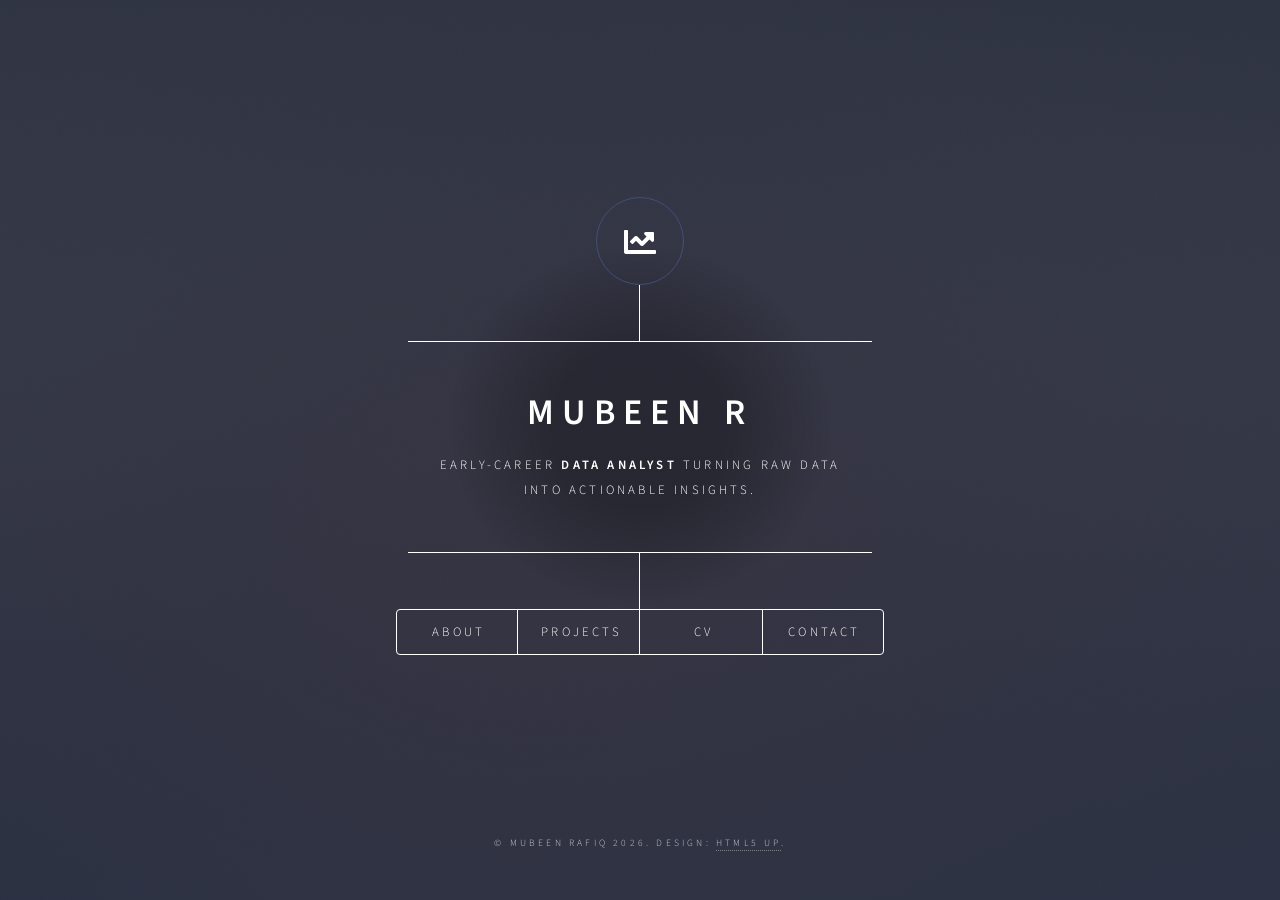
<file: index.html>
<!DOCTYPE HTML>
<!--
	Portfolio for Mubeen Rafiq — built on "Dimension" by HTML5 UP (html5up.net, @ajlkn)
	Template free for personal and commercial use under the CCA 3.0 license (html5up.net/license).
	The "Design: HTML5 UP" credit in the footer is required by that license — please keep it.

	HOW TO EDIT: search this file for "EDIT:" / "TODO:" comments. Images live in /images,
	project pages in /projects, styles in /assets/css/custom.css.
-->
<html>
	<head>
		<title>Mubeen Rafiq — Data Analyst</title>
		<meta charset="utf-8" />
		<meta name="viewport" content="width=device-width, initial-scale=1, user-scalable=no" />
		<meta name="description" content="Portfolio of Mubeen Rafiq, an early-career data analyst turning raw data into actionable insights." />
		<link rel="stylesheet" href="assets/css/main.css" />
		<!-- Solid State recolour + projects grid. Loaded AFTER main.css so it overrides Dimension. -->
		<link rel="stylesheet" href="assets/css/custom.css" />
		<noscript><link rel="stylesheet" href="assets/css/noscript.css" /></noscript>
	</head>
	<body class="is-preload">

		<!-- Wrapper -->
			<div id="wrapper">

				<!-- Header -->
					<header id="header">
						<div class="logo">
							<span class="icon solid fa-chart-line"></span>
						</div>
						<div class="content">
							<div class="inner">
								<h1>Mubeen R</h1>
								<p>Early-career <strong>data analyst</strong> turning raw data<br />
								into actionable insights.</p>
							</div>
						</div>
						<nav>
							<ul>
								<li><a href="#about">About</a></li>
								<li><a href="#projects">Projects</a></li>
								<li><a href="#cv">CV</a></li>
								<li><a href="#contact">Contact</a></li>
							</ul>
						</nav>
					</header>

				<!-- Main -->
					<div id="main">

						<!-- About -->
							<article id="about">
								<h2 class="major">About</h2>
								<!-- TODO: add Mubeen's professional photo here once taken, e.g.
								     <span class="image main"><img src="images/mubeen.jpg" alt="Mubeen Rafiq" /></span> -->
								<p>I'm Mubeen. My background is in accounting and finance, and after a few years spent
								reconciling transactions and building monthly reports, I realised the part I enjoyed most
								was the data itself — finding the one discrepancy in 200 transactions, or turning a messy
								paper trail into something clean and usable. That's what led me into data analytics, and
								it's still what I enjoy most: making sense of the detail so people can actually use it.</p>
								<p>The tools I use most are <strong>Excel</strong> and <strong>Power&nbsp;BI</strong>.
								Excel has been part of every role I've had, and Power BI is how I present findings so they
								make sense to any audience. I also work with <strong>SQL</strong> and <strong>Python</strong>
								regularly through my training with Generation, and those are the two I'm focused on building
								up right now. Take a look at my <a href="#projects">projects</a>, or grab my <a href="#cv">CV</a>.</p>
							</article>

						<!-- Projects -->
							<article id="projects">
								<h2 class="major">Projects</h2>
								<p>A selection of my analytics work. Click any project for the write-up.</p>

								<!--
									NOTE: project titles are Mubeen's real ones; categories and descriptions are
									placeholders until he sends details. "In progress" projects are badged.
								-->
								<div class="projects">

									<a class="project-card" href="projects/compradaroo.html">
										<span class="thumb" style="background-image:url('assets/img/projects/compradaroo/revenue-and-orders.png')"></span>
										<span class="project-card-body">
											<span class="cat">Excel &middot; Power BI &middot; June 2026</span>
											<span class="title">CompradaRoo</span>
											<span class="role">Project lead</span>
											<span class="desc">Expansion analysis for an Australian marketplace, led over three days. Late delivery turned out to be what was driving the bad reviews.</span>
										</span>
									</a>

									<a class="project-card" href="projects/northbridge-bank.html">
										<span class="thumb" style="background-image:url('assets/img/projects/northbridge/revenue-by-quarter-and-branch.png')"></span>
										<span class="project-card-body">
											<span class="cat">Excel &middot; July 2026</span>
											<span class="title">NorthBridge Bank</span>
											<span class="role">Revenue strand</span>
											<span class="desc">One hour to clean a messy spreadsheet and present branch performance to a panel. The headline quarter was one branch and five mortgages.</span>
										</span>
									</a>

									<a class="project-card" href="projects/deloitte.html">
										<span class="thumb" style="background-image:url('assets/img/projects/deloitte/downtime-per-factory.png')"></span>
										<span class="project-card-body">
											<span class="cat">Tableau &middot; Excel &middot; August 2026</span>
											<span class="title">Deloitte Australia</span>
											<span class="role">Data analyst, individual</span>
											<span class="desc">Two engagements for one client: a machine downtime dashboard, and a forensic pay equality classification where the brief contradicted itself.</span>
										</span>
									</a>

									<!--
										Placeholder card, holding space for the next two Generation projects.
										To make it real: give it an href, a thumbnail and the text, then drop the
										"coming-soon" class. Or just ask Claude to add the project and it does both.
									-->
									<div class="project-card coming-soon">
										<span class="thumb"></span>
										<span class="project-card-body">
											<span class="cat">Generation</span>
											<span class="title">More work on the way</span>
											<span class="role">Data analyst</span>
											<span class="desc">Working on projects by Generation UK. Will appear here once is ready.</span>
										</span>
									</div>

								</div>
							</article>

						<!-- CV -->
							<article id="cv">
								<h2 class="major">CV</h2>
								<p>The short version is below — the full CV is a download.</p>

								<!-- Real CV PDF is in place at assets/files/mubeen-cv.pdf (added 09 Sep 2026). -->
								<ul class="actions">
									<li><a href="assets/files/mubeen-cv.pdf" class="button primary icon solid fa-download">Download CV (PDF)</a></li>
								</ul>

								<h3 class="cv-heading">Core tools</h3>
								<div class="skills">
									<span class="skill">Excel</span>
									<span class="skill">Power BI</span>
									<span class="skill">SQL</span>
									<span class="skill">Python</span>
								</div>
							</article>

						<!-- Contact -->
							<article id="contact">
								<h2 class="major">Contact</h2>
								<p>Hiring, collaborating, or just want to talk data? Drop a line — the inbox is open.</p>
								<!--
									NOTE: this form needs a backend to actually send mail (see README — Formspree is easiest).
									Until then, the email + LinkedIn buttons below work fine.
								-->
								<form method="post" action="#">
									<div class="fields">
										<div class="field half">
											<label for="name">Name</label>
											<input type="text" name="name" id="name" />
										</div>
										<div class="field half">
											<label for="email">Email</label>
											<input type="email" name="email" id="email" />
										</div>
										<div class="field">
											<label for="message">Message</label>
											<textarea name="message" id="message" rows="4"></textarea>
										</div>
									</div>
									<ul class="actions">
										<li><input type="submit" value="Send Message" class="primary" /></li>
										<li><input type="reset" value="Reset" /></li>
									</ul>
								</form>
								<ul class="icons">
									<li><a href="mailto:02mmrafiq@gmail.com" class="icon solid fa-envelope"><span class="label">Email</span></a></li>
									<li><a href="https://www.linkedin.com/in/mubeen-rafiq/" class="icon brands fa-linkedin-in"><span class="label">LinkedIn</span></a></li>
									<!-- TODO: add GitHub here if Mubeen wants one: <li><a href="https://github.com/USERNAME" class="icon brands fa-github"><span class="label">GitHub</span></a></li> -->
								</ul>
							</article>

					</div>

				<!-- Footer -->
					<footer id="footer">
						<!-- The "Design: HTML5 UP" credit is required by the template's CCA 3.0 license — keep it. -->
						<p class="copyright">&copy; Mubeen Rafiq 2026. Design: <a href="https://html5up.net">HTML5 UP</a>.</p>
					</footer>

			</div>

		<!-- BG -->
			<div id="bg"></div>

		<!-- Scripts -->
			<script src="assets/js/jquery.min.js"></script>
			<script src="assets/js/browser.min.js"></script>
			<script src="assets/js/breakpoints.min.js"></script>
			<script src="assets/js/util.js"></script>
			<script src="assets/js/main.js"></script>

	</body>
</html>
</file>
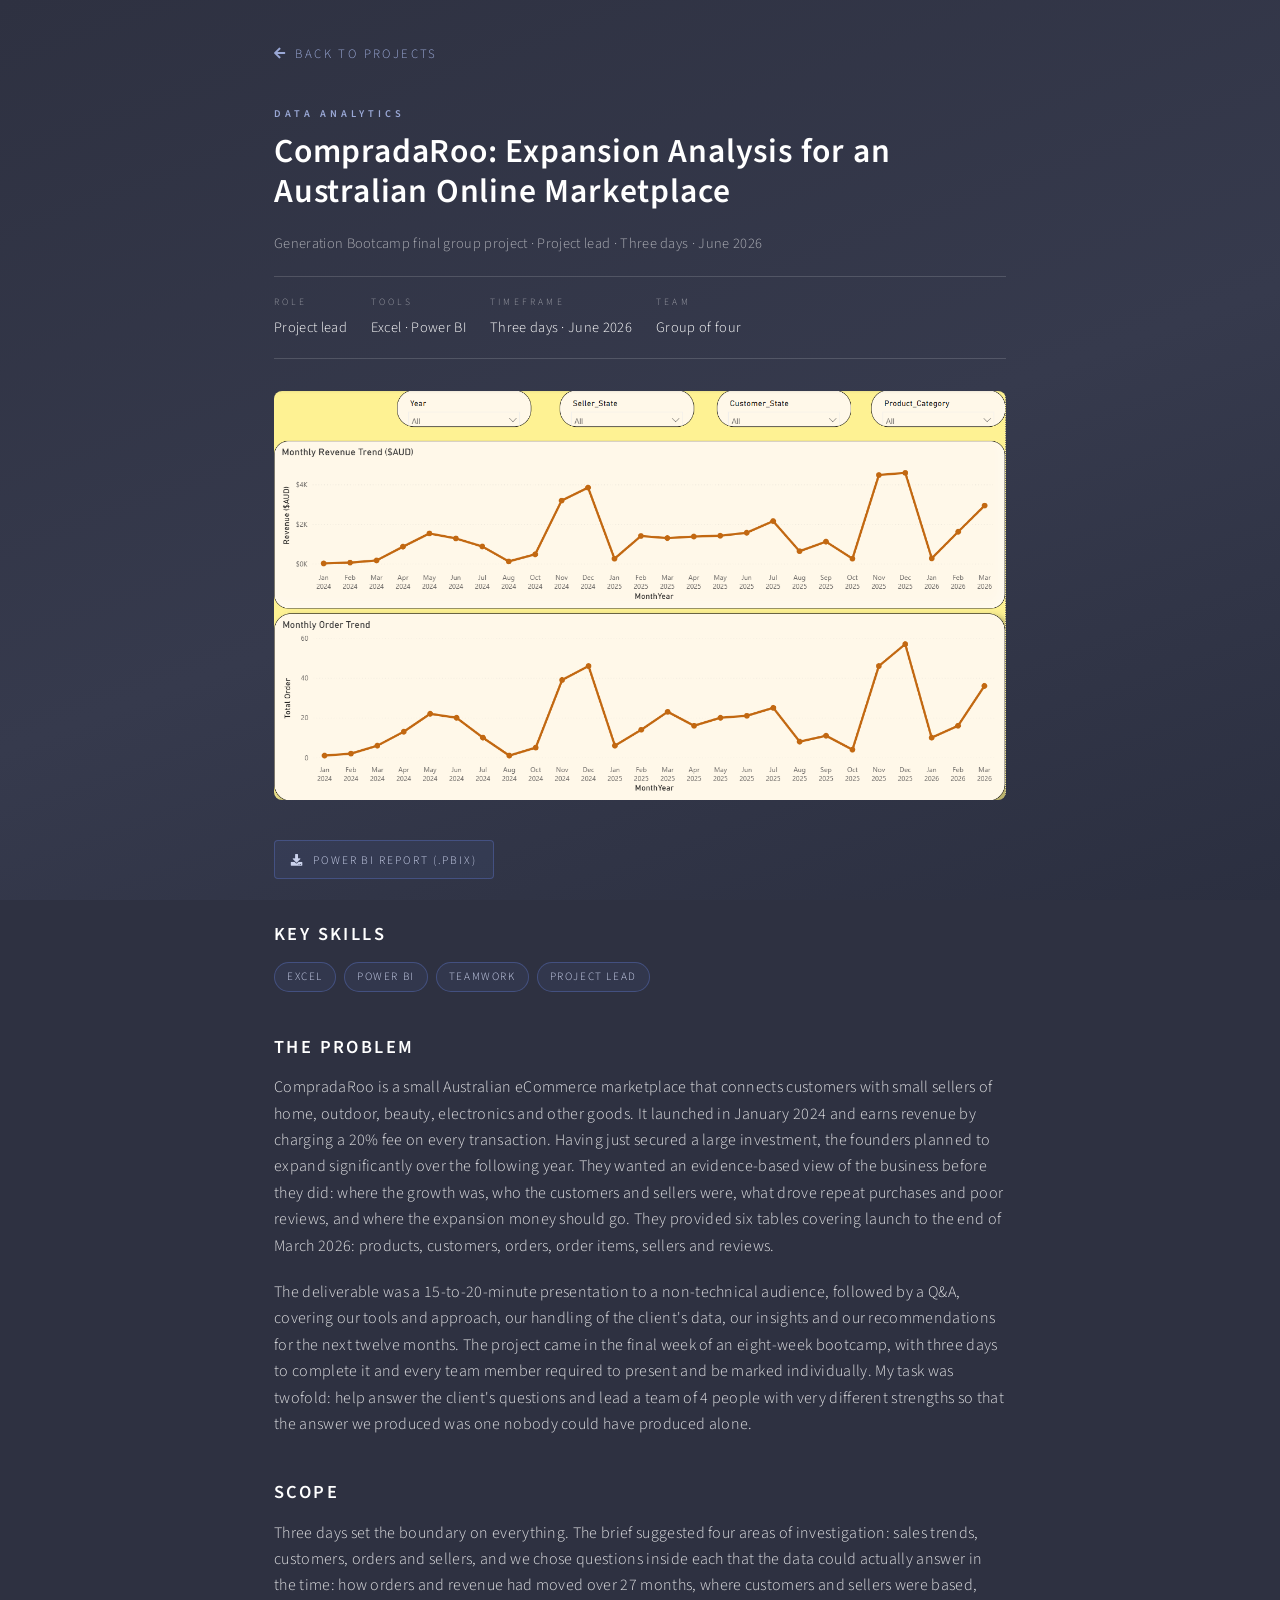
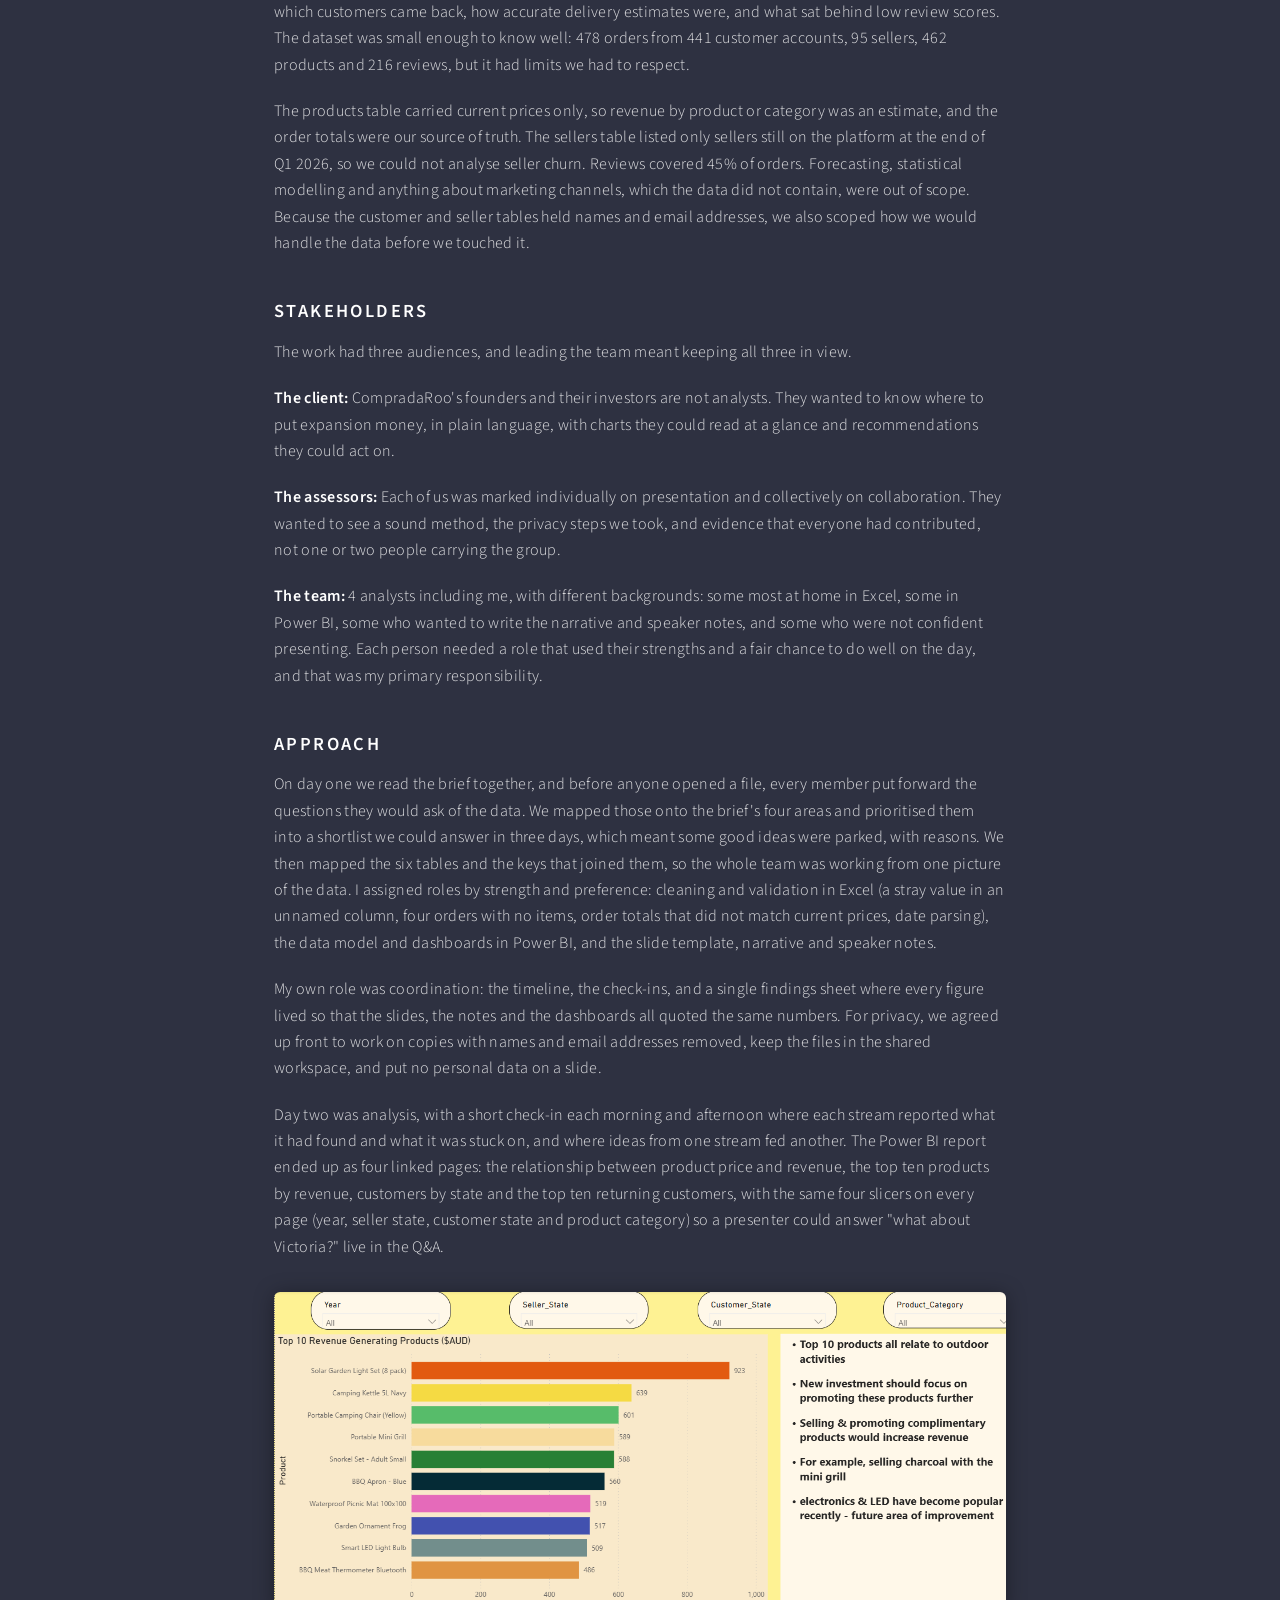
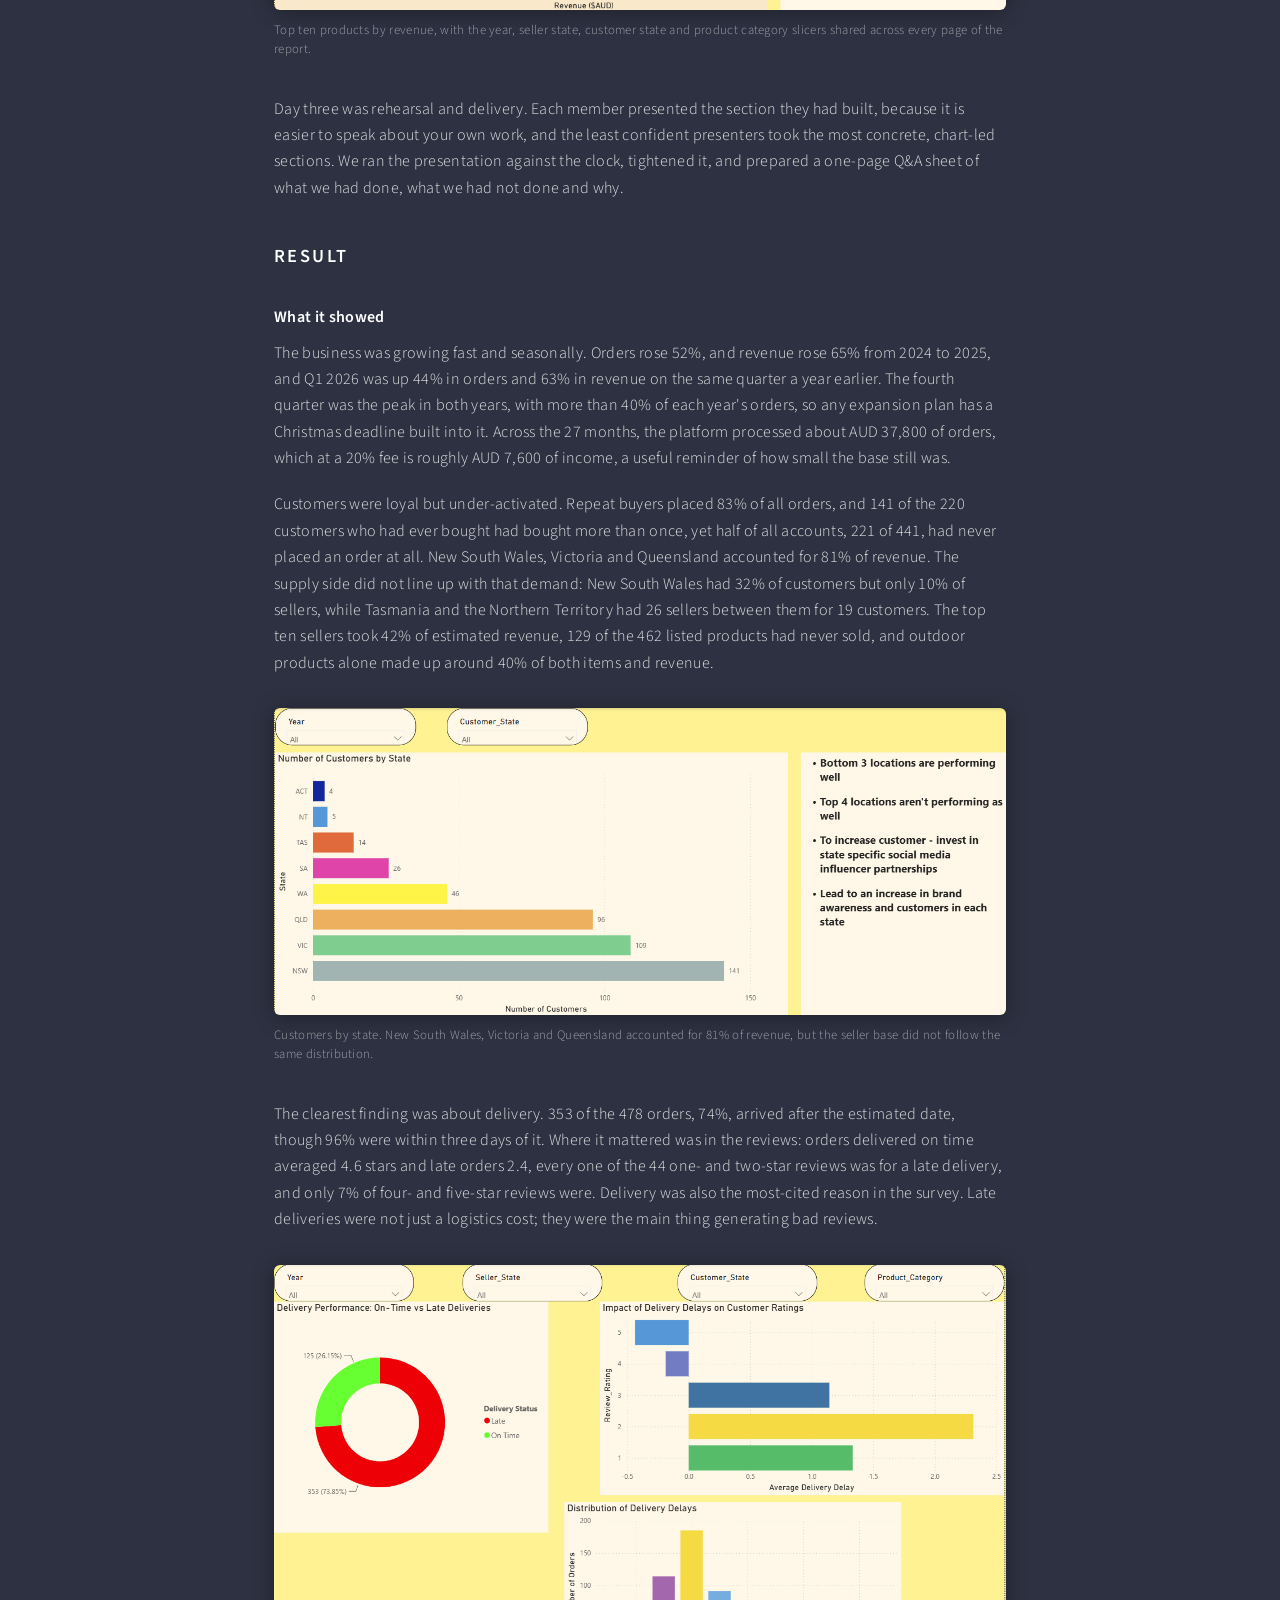
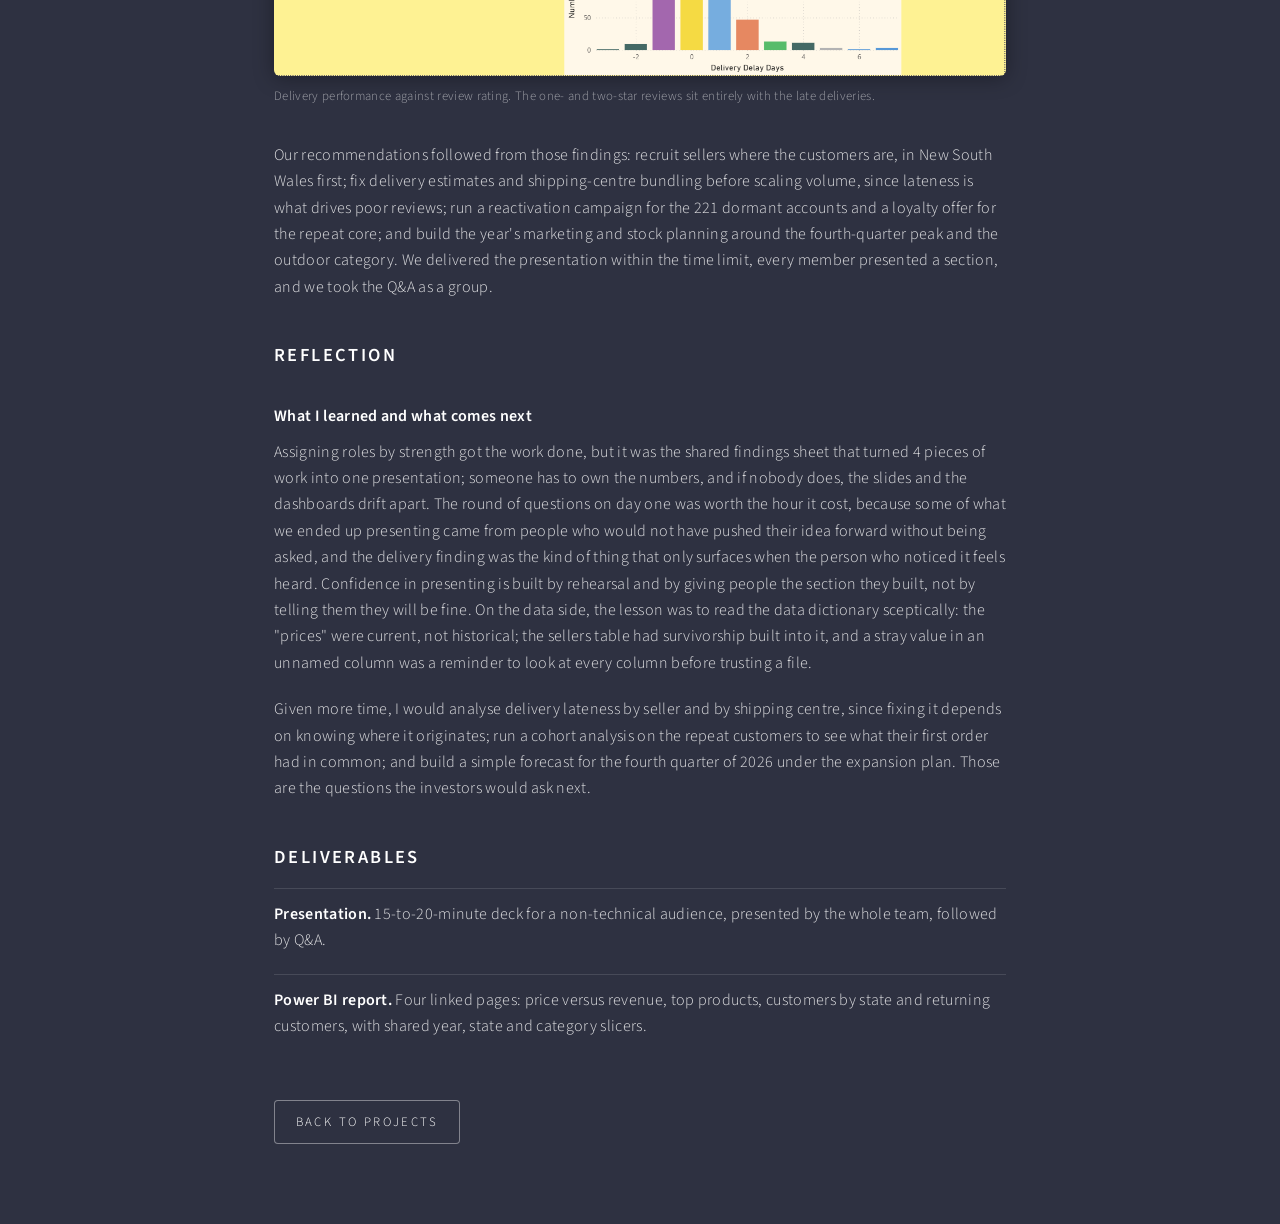
<file: projects/compradaroo.html>
<!DOCTYPE HTML>
<!--
	Project case-study page — CompradaRoo.
	Body copy is Mubeen's own write-up, pasted as sent (09 Sep 2026).
	Charts are his Power BI screenshots from the same email.

	Two changes since, both asked for by Mubeen by email on 09 Sep 2026:
	  - "A third of orders arrived after the estimated date" now matches the donut chart (353 of 478).
	  - The team is 4 analysts including him, was "3 analysts".
	Nothing else in his prose has been touched. Do not tighten or rewrite it without asking him.
-->
<html>
	<head>
		<title>CompradaRoo — Mubeen Rafiq</title>
		<meta charset="utf-8" />
		<meta name="viewport" content="width=device-width, initial-scale=1" />
		<link rel="stylesheet" href="../assets/css/project.css" />
	</head>
	<body>
		<div class="case-wrapper">

			<a class="back-link" href="../index.html#projects"><span class="icon solid fa-arrow-left"></span>Back to projects</a>

			<span class="case-cat">Data Analytics</span>
			<h1 class="case-title">CompradaRoo: Expansion Analysis for an Australian Online Marketplace</h1>
			<p class="case-byline">Generation Bootcamp final group project &middot; Project lead &middot; Three days &middot; June 2026</p>

			<div class="case-meta">
				<div class="meta-item"><span class="k">Role</span><span class="v">Project lead</span></div>
				<div class="meta-item"><span class="k">Tools</span><span class="v">Excel &middot; Power BI</span></div>
				<div class="meta-item"><span class="k">Timeframe</span><span class="v">Three days &middot; June 2026</span></div>
				<div class="meta-item"><span class="k">Team</span><span class="v">Group of four</span></div>
			</div>

			<img class="case-hero-img" src="../assets/img/projects/compradaroo/revenue-and-orders.png" alt="Power BI page showing total revenue and orders for CompradaRoo" />

			<div class="case-files">
				<a href="../assets/files/compradaroo-power-bi-report.pbix" target="_blank" rel="noopener"><span class="icon solid fa-download"></span>Power BI report (.pbix)</a>
			</div>

			<h2>Key skills</h2>
			<div class="tool-chips">
				<span>Excel</span>
				<span>Power BI</span>
				<span>Teamwork</span>
				<span>Project lead</span>
			</div>

			<h2>The Problem</h2>
			<p>CompradaRoo is a small Australian eCommerce marketplace that connects customers with small sellers of home, outdoor, beauty, electronics and other goods. It launched in January 2024 and earns revenue by charging a 20% fee on every transaction. Having just secured a large investment, the founders planned to expand significantly over the following year. They wanted an evidence-based view of the business before they did: where the growth was, who the customers and sellers were, what drove repeat purchases and poor reviews, and where the expansion money should go. They provided six tables covering launch to the end of March 2026: products, customers, orders, order items, sellers and reviews.</p>
			<p>The deliverable was a 15-to-20-minute presentation to a non-technical audience, followed by a Q&amp;A, covering our tools and approach, our handling of the client's data, our insights and our recommendations for the next twelve months. The project came in the final week of an eight-week bootcamp, with three days to complete it and every team member required to present and be marked individually. My task was twofold: help answer the client's questions and lead a team of 4 people with very different strengths so that the answer we produced was one nobody could have produced alone.</p>

			<h2>Scope</h2>
			<p>Three days set the boundary on everything. The brief suggested four areas of investigation: sales trends, customers, orders and sellers, and we chose questions inside each that the data could actually answer in the time: how orders and revenue had moved over 27 months, where customers and sellers were based, which customers came back, how accurate delivery estimates were, and what sat behind low review scores. The dataset was small enough to know well: 478 orders from 441 customer accounts, 95 sellers, 462 products and 216 reviews, but it had limits we had to respect.</p>
			<p>The products table carried current prices only, so revenue by product or category was an estimate, and the order totals were our source of truth. The sellers table listed only sellers still on the platform at the end of Q1 2026, so we could not analyse seller churn. Reviews covered 45% of orders. Forecasting, statistical modelling and anything about marketing channels, which the data did not contain, were out of scope. Because the customer and seller tables held names and email addresses, we also scoped how we would handle the data before we touched it.</p>

			<h2>Stakeholders</h2>
			<p>The work had three audiences, and leading the team meant keeping all three in view.</p>
			<p><strong>The client:</strong> CompradaRoo's founders and their investors are not analysts. They wanted to know where to put expansion money, in plain language, with charts they could read at a glance and recommendations they could act on.</p>
			<p><strong>The assessors:</strong> Each of us was marked individually on presentation and collectively on collaboration. They wanted to see a sound method, the privacy steps we took, and evidence that everyone had contributed, not one or two people carrying the group.</p>
			<p><strong>The team:</strong> 4 analysts including me, with different backgrounds: some most at home in Excel, some in Power BI, some who wanted to write the narrative and speaker notes, and some who were not confident presenting. Each person needed a role that used their strengths and a fair chance to do well on the day, and that was my primary responsibility.</p>

			<h2>Approach</h2>
			<p>On day one we read the brief together, and before anyone opened a file, every member put forward the questions they would ask of the data. We mapped those onto the brief's four areas and prioritised them into a shortlist we could answer in three days, which meant some good ideas were parked, with reasons. We then mapped the six tables and the keys that joined them, so the whole team was working from one picture of the data. I assigned roles by strength and preference: cleaning and validation in Excel (a stray value in an unnamed column, four orders with no items, order totals that did not match current prices, date parsing), the data model and dashboards in Power BI, and the slide template, narrative and speaker notes.</p>
			<p>My own role was coordination: the timeline, the check-ins, and a single findings sheet where every figure lived so that the slides, the notes and the dashboards all quoted the same numbers. For privacy, we agreed up front to work on copies with names and email addresses removed, keep the files in the shared workspace, and put no personal data on a slide.</p>
			<p>Day two was analysis, with a short check-in each morning and afternoon where each stream reported what it had found and what it was stuck on, and where ideas from one stream fed another. The Power BI report ended up as four linked pages: the relationship between product price and revenue, the top ten products by revenue, customers by state and the top ten returning customers, with the same four slicers on every page (year, seller state, customer state and product category) so a presenter could answer "what about Victoria?" live in the Q&amp;A.</p>

			<figure class="case-figure">
				<img src="../assets/img/projects/compradaroo/top-10-products-by-revenue.png" alt="Power BI page showing the top ten products by revenue" />
				<figcaption>Top ten products by revenue, with the year, seller state, customer state and product category slicers shared across every page of the report.</figcaption>
			</figure>

			<p>Day three was rehearsal and delivery. Each member presented the section they had built, because it is easier to speak about your own work, and the least confident presenters took the most concrete, chart-led sections. We ran the presentation against the clock, tightened it, and prepared a one-page Q&amp;A sheet of what we had done, what we had not done and why.</p>

			<h2>Result</h2>
			<h3>What it showed</h3>
			<p>The business was growing fast and seasonally. Orders rose 52%, and revenue rose 65% from 2024 to 2025, and Q1 2026 was up 44% in orders and 63% in revenue on the same quarter a year earlier. The fourth quarter was the peak in both years, with more than 40% of each year's orders, so any expansion plan has a Christmas deadline built into it. Across the 27 months, the platform processed about AUD 37,800 of orders, which at a 20% fee is roughly AUD 7,600 of income, a useful reminder of how small the base still was.</p>
			<p>Customers were loyal but under-activated. Repeat buyers placed 83% of all orders, and 141 of the 220 customers who had ever bought had bought more than once, yet half of all accounts, 221 of 441, had never placed an order at all. New South Wales, Victoria and Queensland accounted for 81% of revenue. The supply side did not line up with that demand: New South Wales had 32% of customers but only 10% of sellers, while Tasmania and the Northern Territory had 26 sellers between them for 19 customers. The top ten sellers took 42% of estimated revenue, 129 of the 462 listed products had never sold, and outdoor products alone made up around 40% of both items and revenue.</p>

			<figure class="case-figure">
				<img src="../assets/img/projects/compradaroo/customers-per-state.png" alt="Power BI page showing customers per Australian state" />
				<figcaption>Customers by state. New South Wales, Victoria and Queensland accounted for 81% of revenue, but the seller base did not follow the same distribution.</figcaption>
			</figure>

			<p>The clearest finding was about delivery. 353 of the 478 orders, 74%, arrived after the estimated date, though 96% were within three days of it. Where it mattered was in the reviews: orders delivered on time averaged 4.6 stars and late orders 2.4, every one of the 44 one- and two-star reviews was for a late delivery, and only 7% of four- and five-star reviews were. Delivery was also the most-cited reason in the survey. Late deliveries were not just a logistics cost; they were the main thing generating bad reviews.</p>

			<figure class="case-figure">
				<img src="../assets/img/projects/compradaroo/delivery-delays.png" alt="Power BI page showing on-time versus late deliveries, the impact of delay on review rating, and the distribution of delivery delays" />
				<figcaption>Delivery performance against review rating. The one- and two-star reviews sit entirely with the late deliveries.</figcaption>
			</figure>

			<p>Our recommendations followed from those findings: recruit sellers where the customers are, in New South Wales first; fix delivery estimates and shipping-centre bundling before scaling volume, since lateness is what drives poor reviews; run a reactivation campaign for the 221 dormant accounts and a loyalty offer for the repeat core; and build the year's marketing and stock planning around the fourth-quarter peak and the outdoor category. We delivered the presentation within the time limit, every member presented a section, and we took the Q&amp;A as a group.</p>

			<h2>Reflection</h2>
			<h3>What I learned and what comes next</h3>
			<p>Assigning roles by strength got the work done, but it was the shared findings sheet that turned 4 pieces of work into one presentation; someone has to own the numbers, and if nobody does, the slides and the dashboards drift apart. The round of questions on day one was worth the hour it cost, because some of what we ended up presenting came from people who would not have pushed their idea forward without being asked, and the delivery finding was the kind of thing that only surfaces when the person who noticed it feels heard. Confidence in presenting is built by rehearsal and by giving people the section they built, not by telling them they will be fine. On the data side, the lesson was to read the data dictionary sceptically: the "prices" were current, not historical; the sellers table had survivorship built into it, and a stray value in an unnamed column was a reminder to look at every column before trusting a file.</p>
			<p>Given more time, I would analyse delivery lateness by seller and by shipping centre, since fixing it depends on knowing where it originates; run a cohort analysis on the repeat customers to see what their first order had in common; and build a simple forecast for the fourth quarter of 2026 under the expansion plan. Those are the questions the investors would ask next.</p>

			<h2>Deliverables</h2>
			<ul class="case-deliverables">
				<li><strong>Presentation.</strong> 15-to-20-minute deck for a non-technical audience, presented by the whole team, followed by Q&amp;A.</li>
				<li><strong>Power BI report.</strong> Four linked pages: price versus revenue, top products, customers by state and returning customers, with shared year, state and category slicers.</li>
			</ul>

			<div class="case-actions">
				<a class="btn-ghost" href="../index.html#projects">Back to projects</a>
			</div>

		</div>
	</body>
</html>
</file>
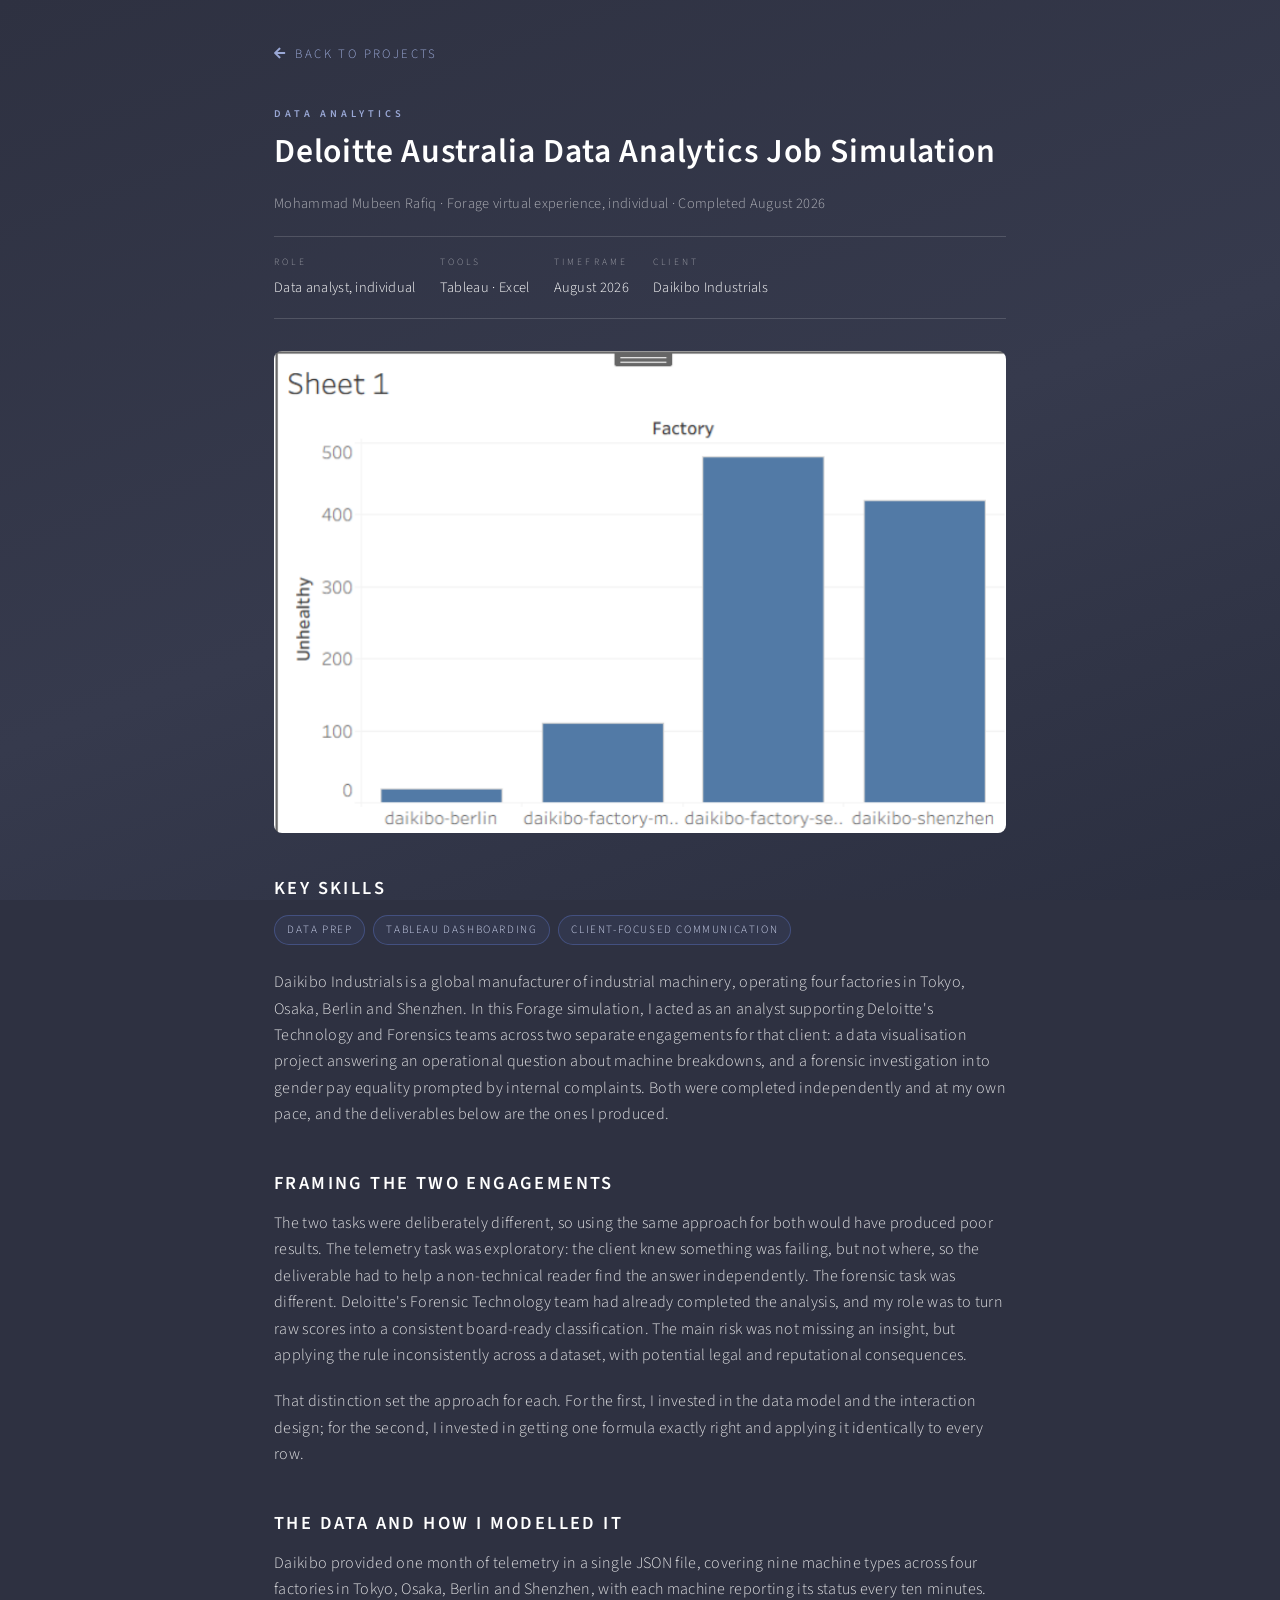
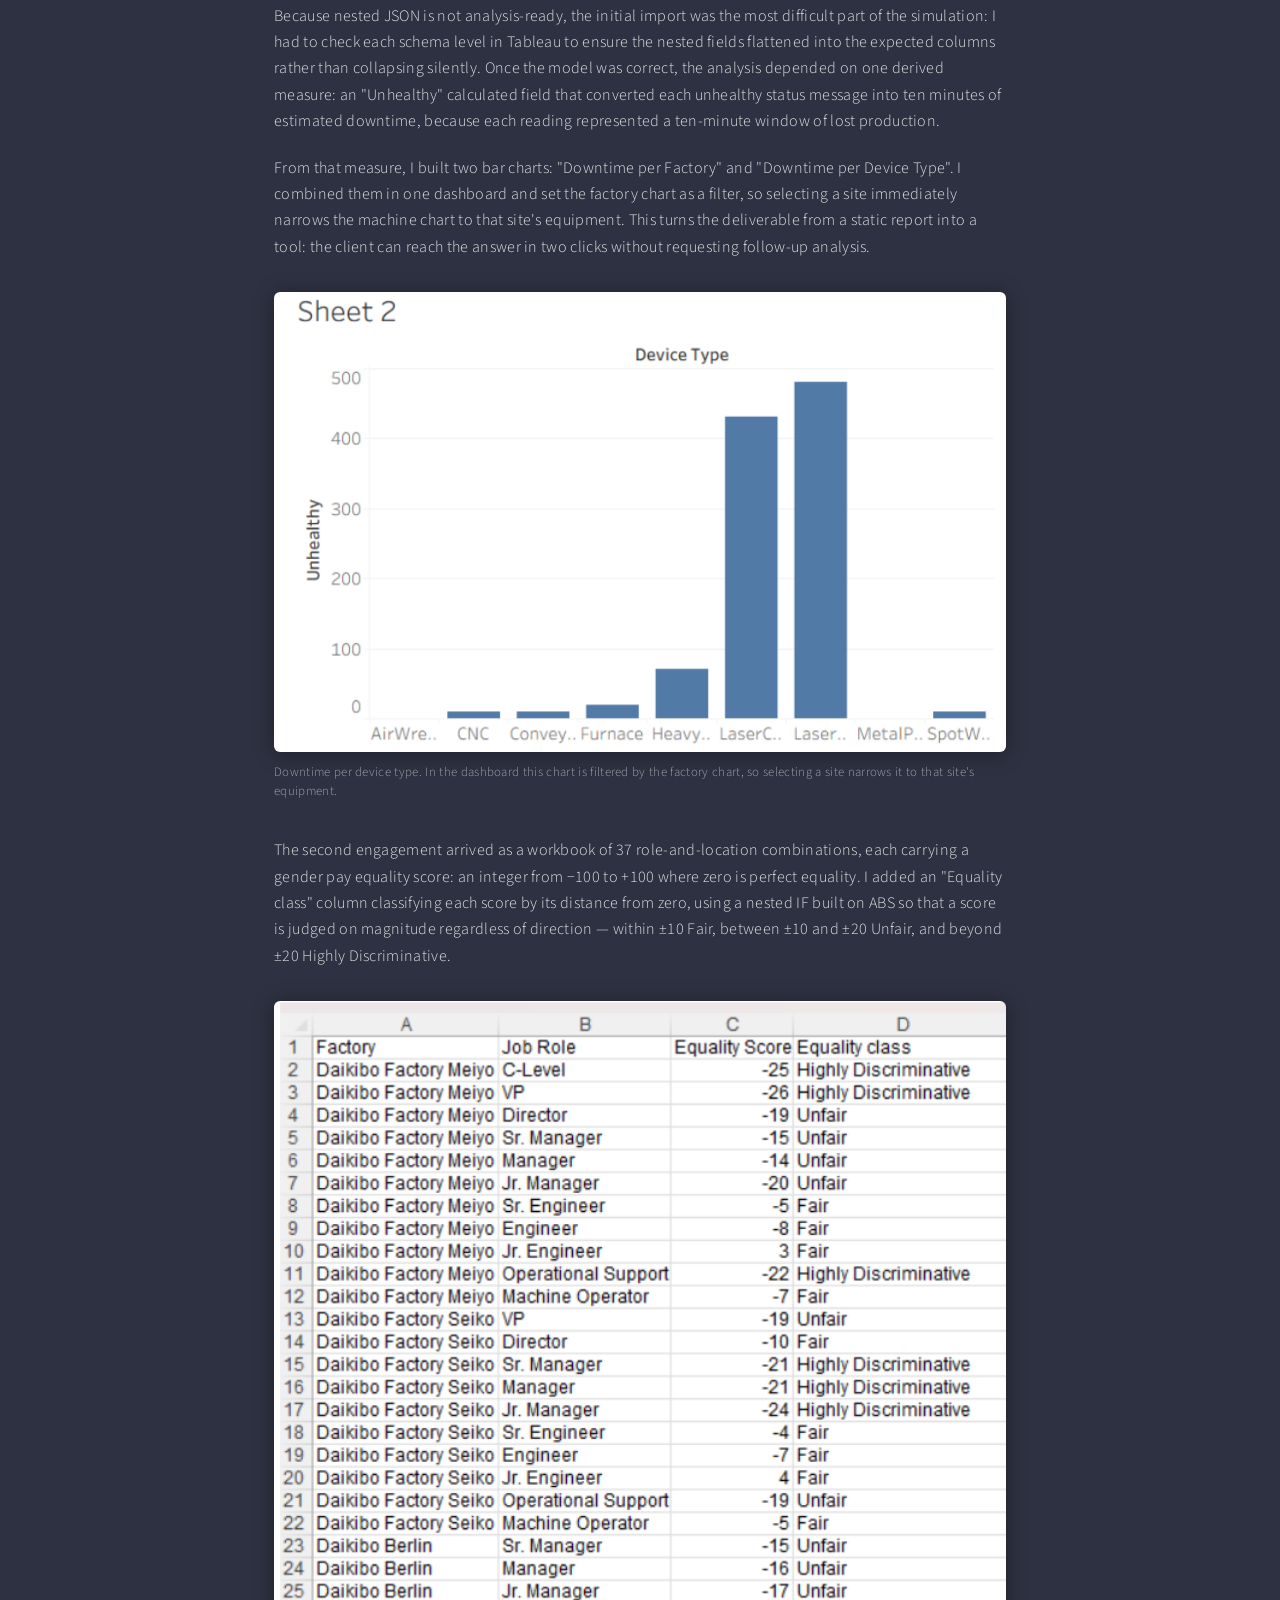
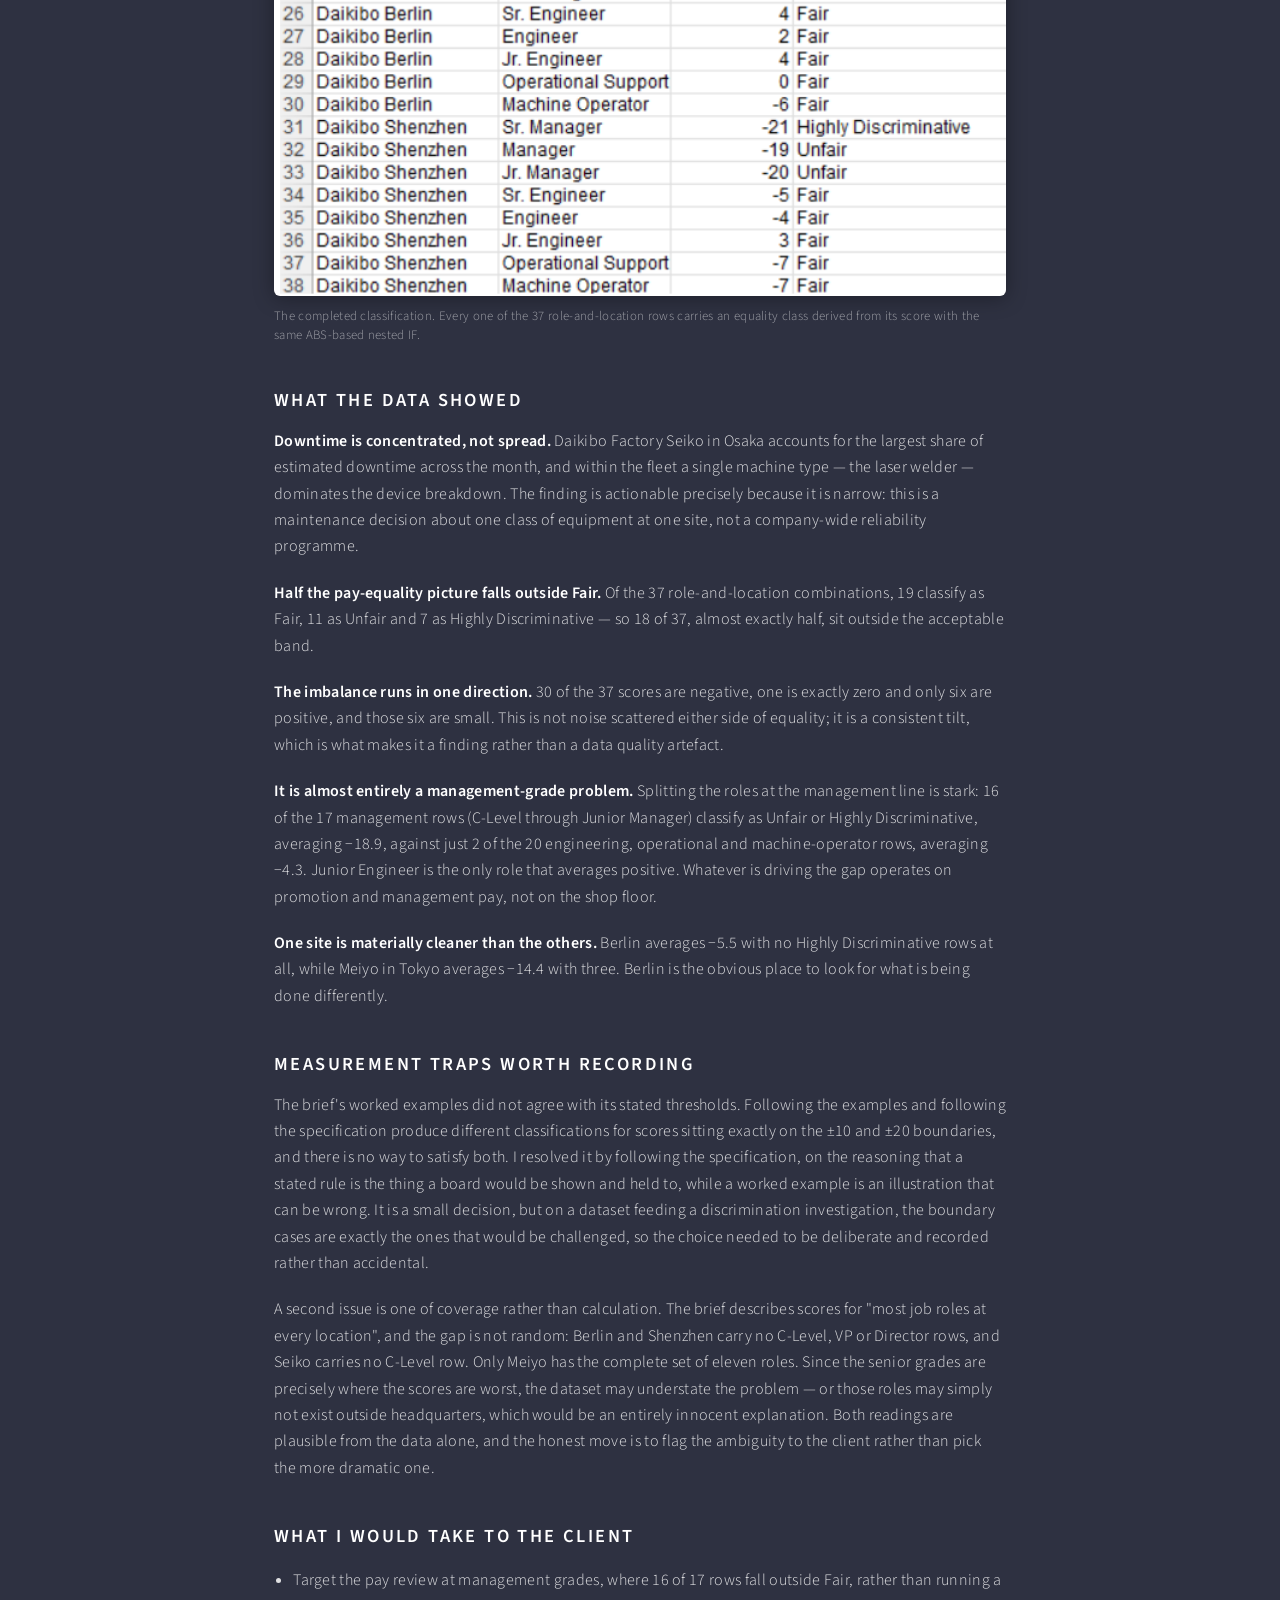
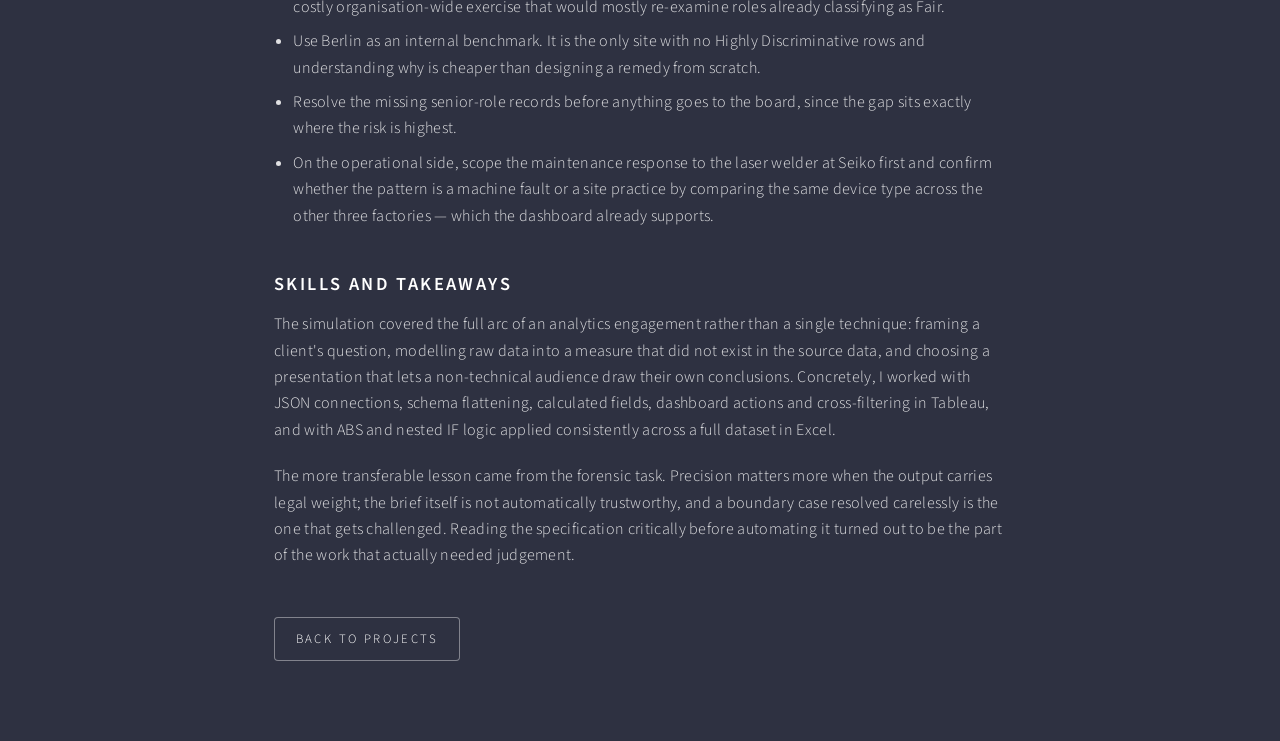
<file: projects/deloitte.html>
<!DOCTYPE HTML>
<!--
	Project case-study page — Deloitte Australia data analytics job simulation.
	Body copy is Mubeen's own write-up, pasted as sent (09 Sep 2026) and not edited.
	Charts are his Tableau and Excel screenshots from the same email.
-->
<html>
	<head>
		<title>Deloitte Australia Data Analytics Job Simulation — Mubeen Rafiq</title>
		<meta charset="utf-8" />
		<meta name="viewport" content="width=device-width, initial-scale=1" />
		<link rel="stylesheet" href="../assets/css/project.css" />
	</head>
	<body>
		<div class="case-wrapper">

			<a class="back-link" href="../index.html#projects"><span class="icon solid fa-arrow-left"></span>Back to projects</a>

			<span class="case-cat">Data Analytics</span>
			<h1 class="case-title">Deloitte Australia Data Analytics Job Simulation</h1>
			<p class="case-byline">Mohammad Mubeen Rafiq &middot; Forage virtual experience, individual &middot; Completed August 2026</p>

			<div class="case-meta">
				<div class="meta-item"><span class="k">Role</span><span class="v">Data analyst, individual</span></div>
				<div class="meta-item"><span class="k">Tools</span><span class="v">Tableau &middot; Excel</span></div>
				<div class="meta-item"><span class="k">Timeframe</span><span class="v">August 2026</span></div>
				<div class="meta-item"><span class="k">Client</span><span class="v">Daikibo Industrials</span></div>
			</div>

			<img class="case-hero-img" src="../assets/img/projects/deloitte/downtime-per-factory.png" alt="Tableau bar chart showing estimated downtime per Daikibo factory" />

			<h2>Key skills</h2>
			<div class="tool-chips">
				<span>Data Prep</span>
				<span>Tableau Dashboarding</span>
				<span>Client-focused communication</span>
			</div>

			<p>Daikibo Industrials is a global manufacturer of industrial machinery, operating four factories in Tokyo, Osaka, Berlin and Shenzhen. In this Forage simulation, I acted as an analyst supporting Deloitte's Technology and Forensics teams across two separate engagements for that client: a data visualisation project answering an operational question about machine breakdowns, and a forensic investigation into gender pay equality prompted by internal complaints. Both were completed independently and at my own pace, and the deliverables below are the ones I produced.</p>

			<h2>Framing the two engagements</h2>
			<p>The two tasks were deliberately different, so using the same approach for both would have produced poor results. The telemetry task was exploratory: the client knew something was failing, but not where, so the deliverable had to help a non-technical reader find the answer independently. The forensic task was different. Deloitte's Forensic Technology team had already completed the analysis, and my role was to turn raw scores into a consistent board-ready classification. The main risk was not missing an insight, but applying the rule inconsistently across a dataset, with potential legal and reputational consequences.</p>
			<p>That distinction set the approach for each. For the first, I invested in the data model and the interaction design; for the second, I invested in getting one formula exactly right and applying it identically to every row.</p>

			<h2>The data and how I modelled it</h2>
			<p>Daikibo provided one month of telemetry in a single JSON file, covering nine machine types across four factories in Tokyo, Osaka, Berlin and Shenzhen, with each machine reporting its status every ten minutes. Because nested JSON is not analysis-ready, the initial import was the most difficult part of the simulation: I had to check each schema level in Tableau to ensure the nested fields flattened into the expected columns rather than collapsing silently. Once the model was correct, the analysis depended on one derived measure: an "Unhealthy" calculated field that converted each unhealthy status message into ten minutes of estimated downtime, because each reading represented a ten-minute window of lost production.</p>
			<p>From that measure, I built two bar charts: "Downtime per Factory" and "Downtime per Device Type". I combined them in one dashboard and set the factory chart as a filter, so selecting a site immediately narrows the machine chart to that site's equipment. This turns the deliverable from a static report into a tool: the client can reach the answer in two clicks without requesting follow-up analysis.</p>

			<figure class="case-figure">
				<img src="../assets/img/projects/deloitte/downtime-per-device-type.png" alt="Tableau bar chart showing estimated downtime per device type" />
				<figcaption>Downtime per device type. In the dashboard this chart is filtered by the factory chart, so selecting a site narrows it to that site's equipment.</figcaption>
			</figure>

			<p>The second engagement arrived as a workbook of 37 role-and-location combinations, each carrying a gender pay equality score: an integer from &minus;100 to +100 where zero is perfect equality. I added an "Equality class" column classifying each score by its distance from zero, using a nested IF built on ABS so that a score is judged on magnitude regardless of direction &mdash; within &plusmn;10 Fair, between &plusmn;10 and &plusmn;20 Unfair, and beyond &plusmn;20 Highly Discriminative.</p>

			<figure class="case-figure">
				<img src="../assets/img/projects/deloitte/pay-equality-classification.png" alt="Excel table of 37 factory and job role combinations with equality scores and the derived equality class" />
				<figcaption>The completed classification. Every one of the 37 role-and-location rows carries an equality class derived from its score with the same ABS-based nested IF.</figcaption>
			</figure>

			<h2>What the data showed</h2>
			<p><strong>Downtime is concentrated, not spread.</strong> Daikibo Factory Seiko in Osaka accounts for the largest share of estimated downtime across the month, and within the fleet a single machine type &mdash; the laser welder &mdash; dominates the device breakdown. The finding is actionable precisely because it is narrow: this is a maintenance decision about one class of equipment at one site, not a company-wide reliability programme.</p>
			<p><strong>Half the pay-equality picture falls outside Fair.</strong> Of the 37 role-and-location combinations, 19 classify as Fair, 11 as Unfair and 7 as Highly Discriminative &mdash; so 18 of 37, almost exactly half, sit outside the acceptable band.</p>
			<p><strong>The imbalance runs in one direction.</strong> 30 of the 37 scores are negative, one is exactly zero and only six are positive, and those six are small. This is not noise scattered either side of equality; it is a consistent tilt, which is what makes it a finding rather than a data quality artefact.</p>
			<p><strong>It is almost entirely a management-grade problem.</strong> Splitting the roles at the management line is stark: 16 of the 17 management rows (C-Level through Junior Manager) classify as Unfair or Highly Discriminative, averaging &minus;18.9, against just 2 of the 20 engineering, operational and machine-operator rows, averaging &minus;4.3. Junior Engineer is the only role that averages positive. Whatever is driving the gap operates on promotion and management pay, not on the shop floor.</p>
			<p><strong>One site is materially cleaner than the others.</strong> Berlin averages &minus;5.5 with no Highly Discriminative rows at all, while Meiyo in Tokyo averages &minus;14.4 with three. Berlin is the obvious place to look for what is being done differently.</p>

			<h2>Measurement traps worth recording</h2>
			<p>The brief's worked examples did not agree with its stated thresholds. Following the examples and following the specification produce different classifications for scores sitting exactly on the &plusmn;10 and &plusmn;20 boundaries, and there is no way to satisfy both. I resolved it by following the specification, on the reasoning that a stated rule is the thing a board would be shown and held to, while a worked example is an illustration that can be wrong. It is a small decision, but on a dataset feeding a discrimination investigation, the boundary cases are exactly the ones that would be challenged, so the choice needed to be deliberate and recorded rather than accidental.</p>
			<p>A second issue is one of coverage rather than calculation. The brief describes scores for "most job roles at every location", and the gap is not random: Berlin and Shenzhen carry no C-Level, VP or Director rows, and Seiko carries no C-Level row. Only Meiyo has the complete set of eleven roles. Since the senior grades are precisely where the scores are worst, the dataset may understate the problem &mdash; or those roles may simply not exist outside headquarters, which would be an entirely innocent explanation. Both readings are plausible from the data alone, and the honest move is to flag the ambiguity to the client rather than pick the more dramatic one.</p>

			<h2>What I would take to the client</h2>
			<ul>
				<li>Target the pay review at management grades, where 16 of 17 rows fall outside Fair, rather than running a costly organisation-wide exercise that would mostly re-examine roles already classifying as Fair.</li>
				<li>Use Berlin as an internal benchmark. It is the only site with no Highly Discriminative rows and understanding why is cheaper than designing a remedy from scratch.</li>
				<li>Resolve the missing senior-role records before anything goes to the board, since the gap sits exactly where the risk is highest.</li>
				<li>On the operational side, scope the maintenance response to the laser welder at Seiko first and confirm whether the pattern is a machine fault or a site practice by comparing the same device type across the other three factories &mdash; which the dashboard already supports.</li>
			</ul>

			<h2>Skills and takeaways</h2>
			<p>The simulation covered the full arc of an analytics engagement rather than a single technique: framing a client's question, modelling raw data into a measure that did not exist in the source data, and choosing a presentation that lets a non-technical audience draw their own conclusions. Concretely, I worked with JSON connections, schema flattening, calculated fields, dashboard actions and cross-filtering in Tableau, and with ABS and nested IF logic applied consistently across a full dataset in Excel.</p>
			<p>The more transferable lesson came from the forensic task. Precision matters more when the output carries legal weight; the brief itself is not automatically trustworthy, and a boundary case resolved carelessly is the one that gets challenged. Reading the specification critically before automating it turned out to be the part of the work that actually needed judgement.</p>

			<div class="case-actions">
				<a class="btn-ghost" href="../index.html#projects">Back to projects</a>
			</div>

		</div>
	</body>
</html>
</file>
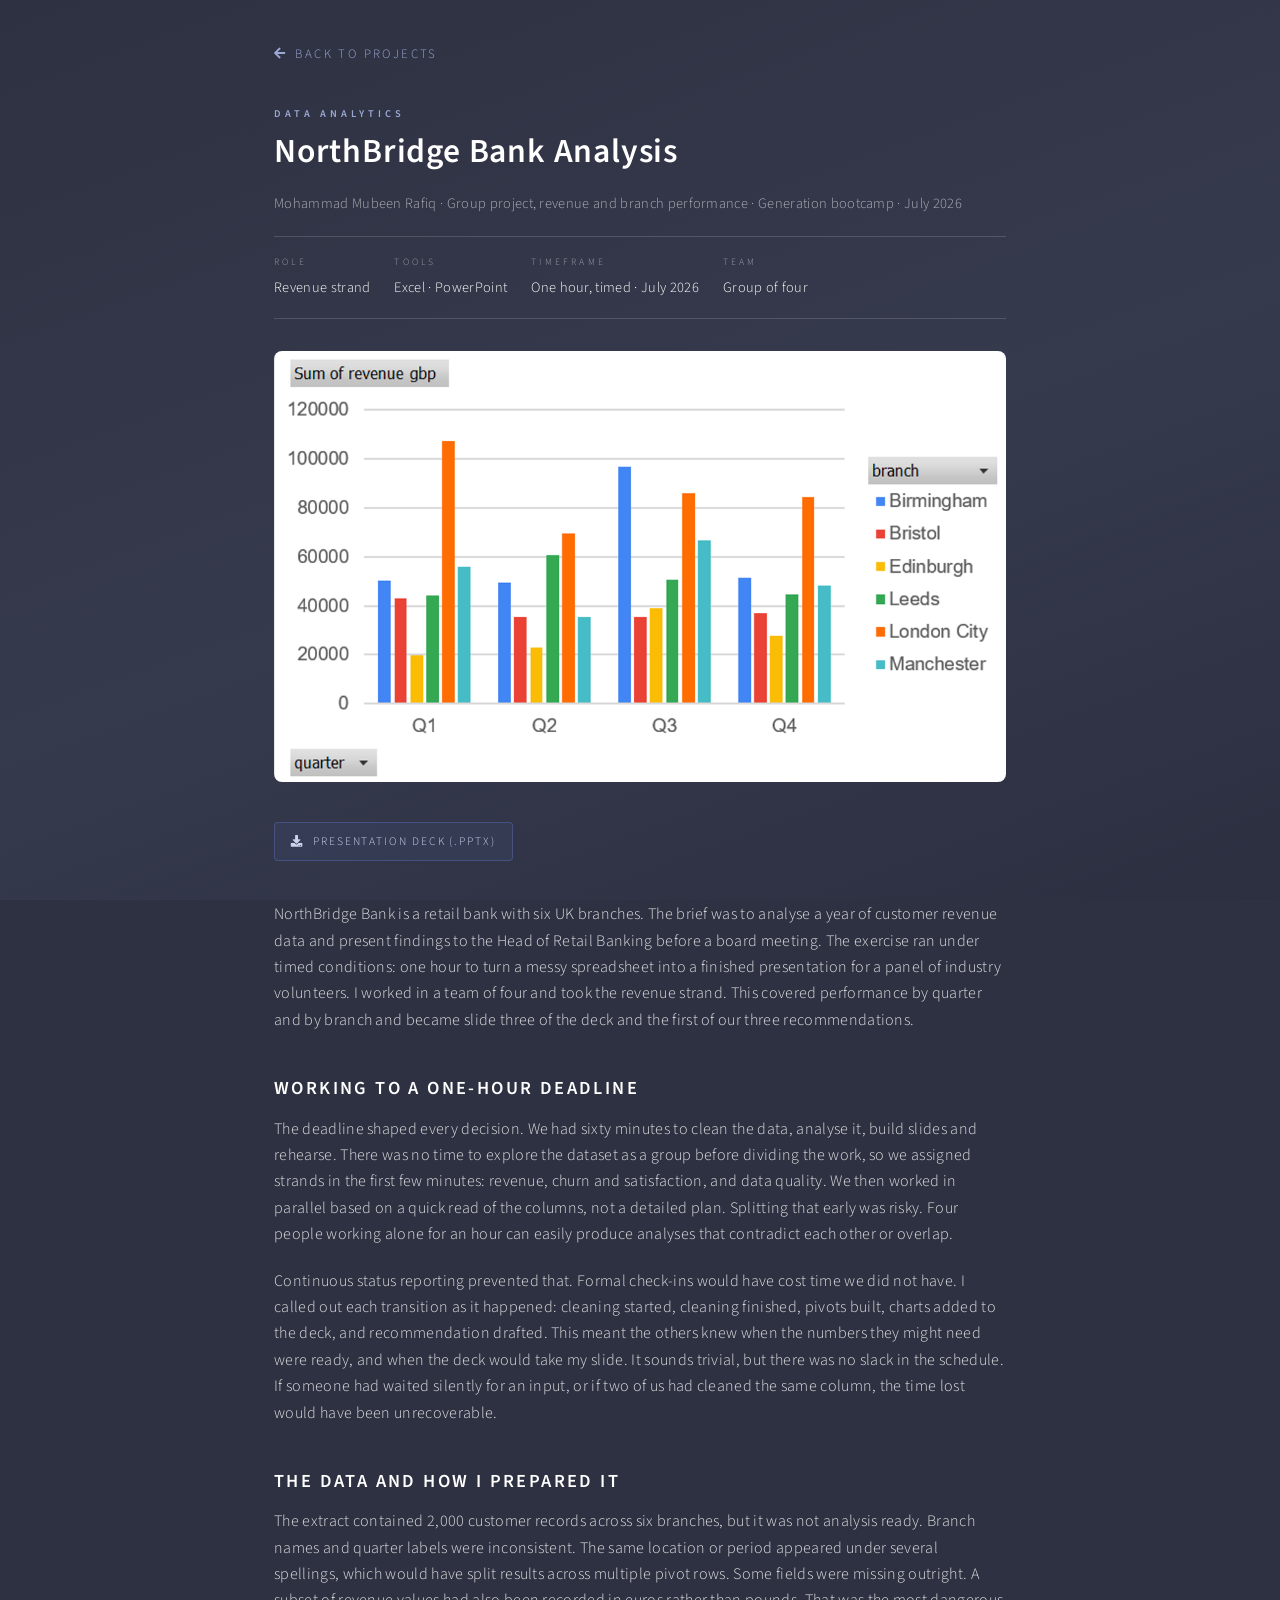
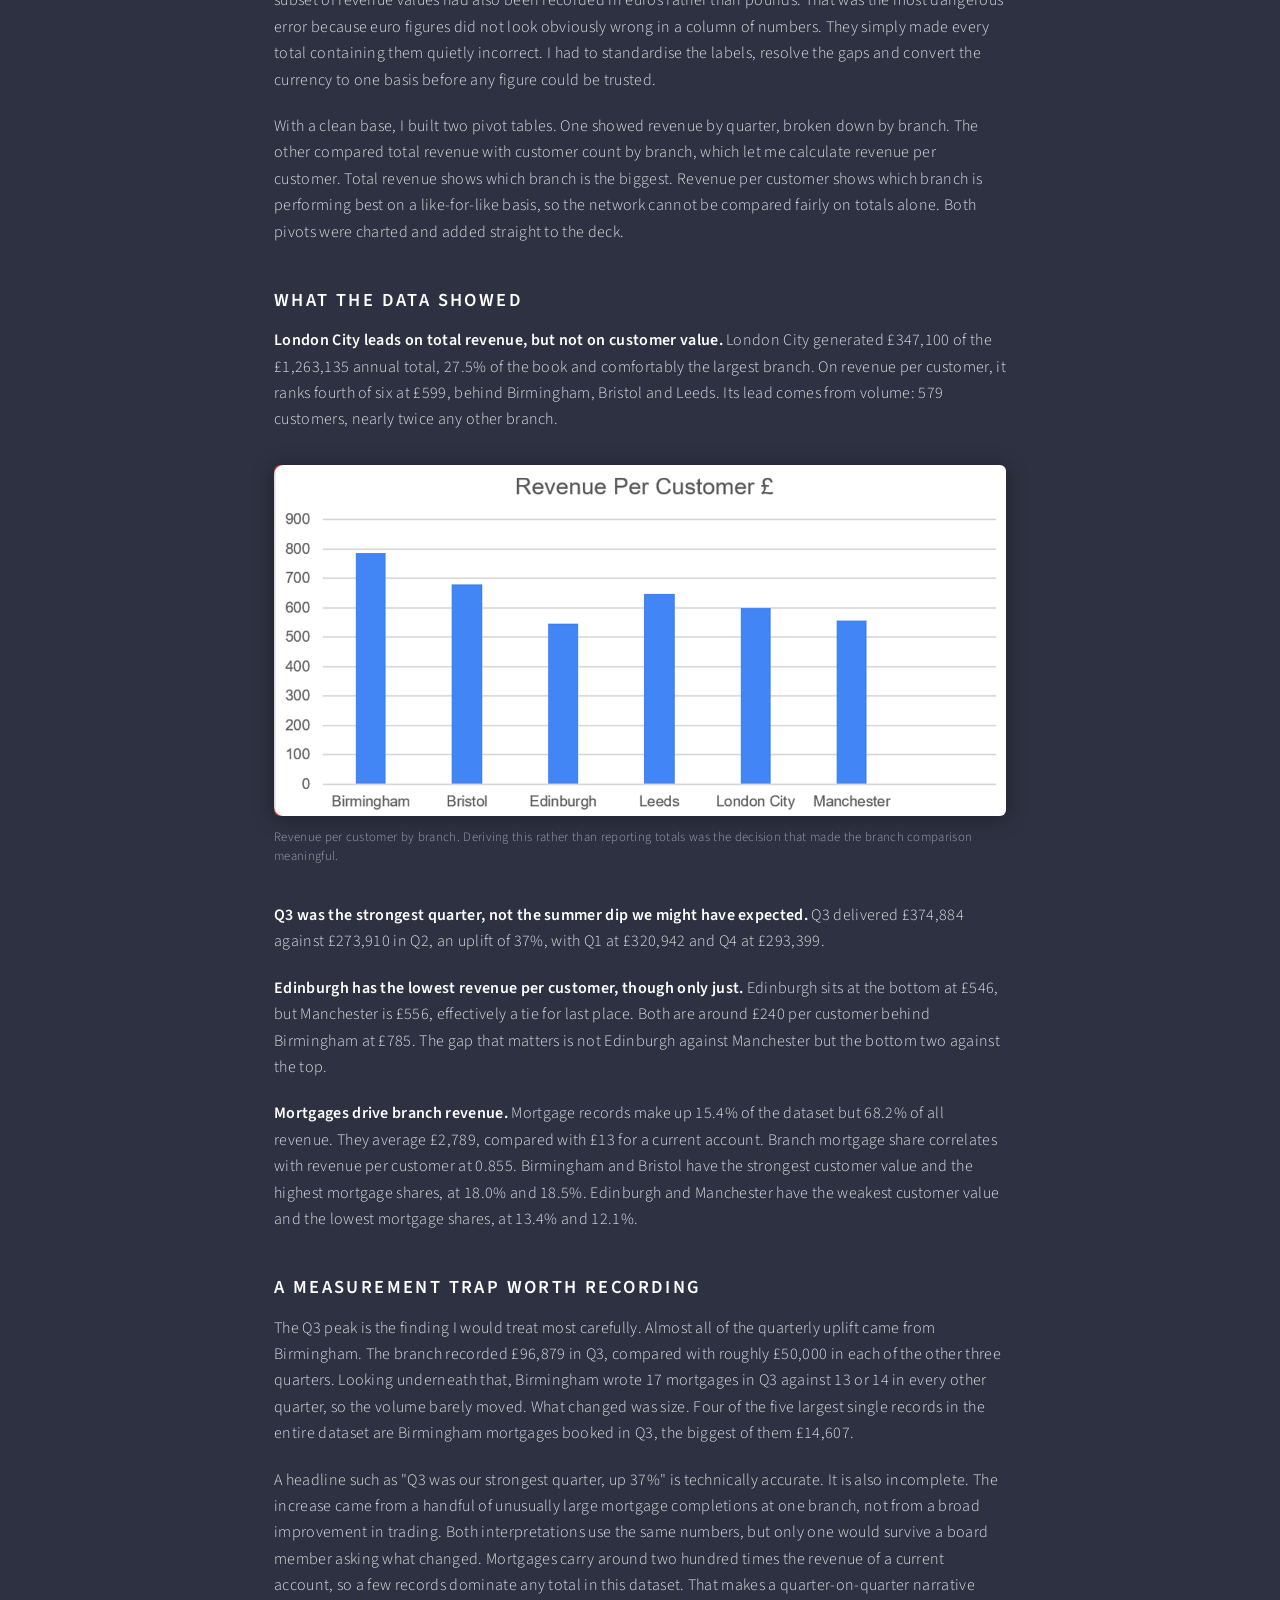
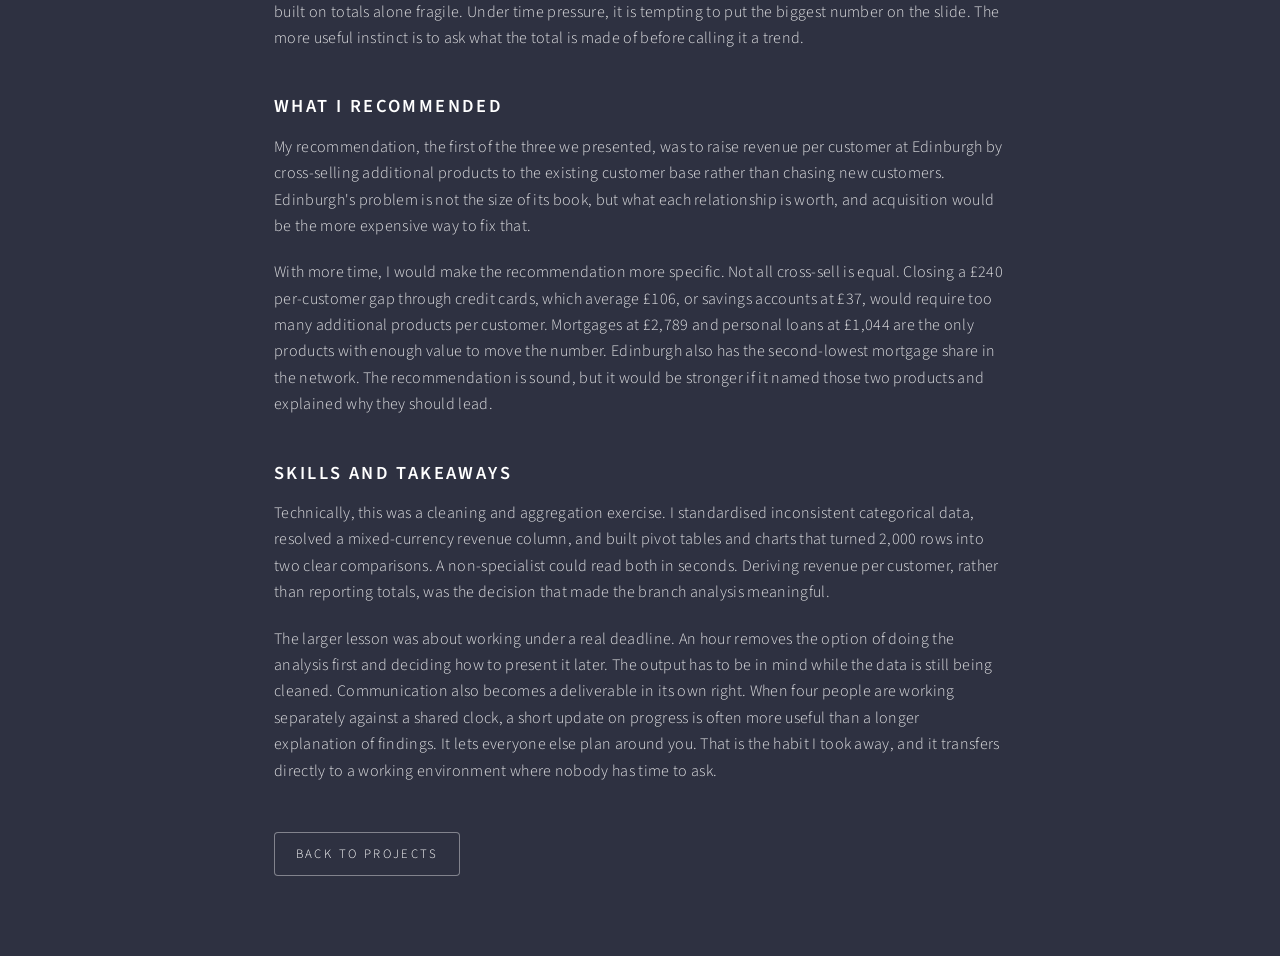
<file: projects/northbridge-bank.html>
<!DOCTYPE HTML>
<!--
	Project case-study page — NorthBridge Bank.
	Renamed from north-bank-plc.html on 09 Sep 2026: Mubeen's own write-up and
	deck both call the client NorthBridge Bank, so the site now matches his work.
	Body copy is his write-up, pasted as sent, and not edited.
-->
<html>
	<head>
		<title>NorthBridge Bank Analysis — Mubeen Rafiq</title>
		<meta charset="utf-8" />
		<meta name="viewport" content="width=device-width, initial-scale=1" />
		<link rel="stylesheet" href="../assets/css/project.css" />
	</head>
	<body>
		<div class="case-wrapper">

			<a class="back-link" href="../index.html#projects"><span class="icon solid fa-arrow-left"></span>Back to projects</a>

			<span class="case-cat">Data Analytics</span>
			<h1 class="case-title">NorthBridge Bank Analysis</h1>
			<p class="case-byline">Mohammad Mubeen Rafiq &middot; Group project, revenue and branch performance &middot; Generation bootcamp &middot; July 2026</p>

			<div class="case-meta">
				<div class="meta-item"><span class="k">Role</span><span class="v">Revenue strand</span></div>
				<div class="meta-item"><span class="k">Tools</span><span class="v">Excel &middot; PowerPoint</span></div>
				<div class="meta-item"><span class="k">Timeframe</span><span class="v">One hour, timed &middot; July 2026</span></div>
				<div class="meta-item"><span class="k">Team</span><span class="v">Group of four</span></div>
			</div>

			<img class="case-hero-img" src="../assets/img/projects/northbridge/revenue-by-quarter-and-branch.png" alt="Chart of total revenue per branch per quarter for NorthBridge Bank" />

			<div class="case-files">
				<a href="../assets/files/northbridge-bank-analysis.pptx" target="_blank" rel="noopener"><span class="icon solid fa-download"></span>Presentation deck (.pptx)</a>
			</div>

			<p>NorthBridge Bank is a retail bank with six UK branches. The brief was to analyse a year of customer revenue data and present findings to the Head of Retail Banking before a board meeting. The exercise ran under timed conditions: one hour to turn a messy spreadsheet into a finished presentation for a panel of industry volunteers. I worked in a team of four and took the revenue strand. This covered performance by quarter and by branch and became slide three of the deck and the first of our three recommendations.</p>

			<h2>Working to a one-hour deadline</h2>
			<p>The deadline shaped every decision. We had sixty minutes to clean the data, analyse it, build slides and rehearse. There was no time to explore the dataset as a group before dividing the work, so we assigned strands in the first few minutes: revenue, churn and satisfaction, and data quality. We then worked in parallel based on a quick read of the columns, not a detailed plan. Splitting that early was risky. Four people working alone for an hour can easily produce analyses that contradict each other or overlap.</p>
			<p>Continuous status reporting prevented that. Formal check-ins would have cost time we did not have. I called out each transition as it happened: cleaning started, cleaning finished, pivots built, charts added to the deck, and recommendation drafted. This meant the others knew when the numbers they might need were ready, and when the deck would take my slide. It sounds trivial, but there was no slack in the schedule. If someone had waited silently for an input, or if two of us had cleaned the same column, the time lost would have been unrecoverable.</p>

			<h2>The data and how I prepared it</h2>
			<p>The extract contained 2,000 customer records across six branches, but it was not analysis ready. Branch names and quarter labels were inconsistent. The same location or period appeared under several spellings, which would have split results across multiple pivot rows. Some fields were missing outright. A subset of revenue values had also been recorded in euros rather than pounds. That was the most dangerous error because euro figures did not look obviously wrong in a column of numbers. They simply made every total containing them quietly incorrect. I had to standardise the labels, resolve the gaps and convert the currency to one basis before any figure could be trusted.</p>
			<p>With a clean base, I built two pivot tables. One showed revenue by quarter, broken down by branch. The other compared total revenue with customer count by branch, which let me calculate revenue per customer. Total revenue shows which branch is the biggest. Revenue per customer shows which branch is performing best on a like-for-like basis, so the network cannot be compared fairly on totals alone. Both pivots were charted and added straight to the deck.</p>

			<h2>What the data showed</h2>
			<p><strong>London City leads on total revenue, but not on customer value.</strong> London City generated &pound;347,100 of the &pound;1,263,135 annual total, 27.5% of the book and comfortably the largest branch. On revenue per customer, it ranks fourth of six at &pound;599, behind Birmingham, Bristol and Leeds. Its lead comes from volume: 579 customers, nearly twice any other branch.</p>

			<figure class="case-figure">
				<img src="../assets/img/projects/northbridge/revenue-per-customer-by-branch.png" alt="Chart of revenue per customer by branch for NorthBridge Bank" />
				<figcaption>Revenue per customer by branch. Deriving this rather than reporting totals was the decision that made the branch comparison meaningful.</figcaption>
			</figure>

			<p><strong>Q3 was the strongest quarter, not the summer dip we might have expected.</strong> Q3 delivered &pound;374,884 against &pound;273,910 in Q2, an uplift of 37%, with Q1 at &pound;320,942 and Q4 at &pound;293,399.</p>
			<p><strong>Edinburgh has the lowest revenue per customer, though only just.</strong> Edinburgh sits at the bottom at &pound;546, but Manchester is &pound;556, effectively a tie for last place. Both are around &pound;240 per customer behind Birmingham at &pound;785. The gap that matters is not Edinburgh against Manchester but the bottom two against the top.</p>
			<p><strong>Mortgages drive branch revenue.</strong> Mortgage records make up 15.4% of the dataset but 68.2% of all revenue. They average &pound;2,789, compared with &pound;13 for a current account. Branch mortgage share correlates with revenue per customer at 0.855. Birmingham and Bristol have the strongest customer value and the highest mortgage shares, at 18.0% and 18.5%. Edinburgh and Manchester have the weakest customer value and the lowest mortgage shares, at 13.4% and 12.1%.</p>

			<h2>A measurement trap worth recording</h2>
			<p>The Q3 peak is the finding I would treat most carefully. Almost all of the quarterly uplift came from Birmingham. The branch recorded &pound;96,879 in Q3, compared with roughly &pound;50,000 in each of the other three quarters. Looking underneath that, Birmingham wrote 17 mortgages in Q3 against 13 or 14 in every other quarter, so the volume barely moved. What changed was size. Four of the five largest single records in the entire dataset are Birmingham mortgages booked in Q3, the biggest of them &pound;14,607.</p>
			<p>A headline such as "Q3 was our strongest quarter, up 37%" is technically accurate. It is also incomplete. The increase came from a handful of unusually large mortgage completions at one branch, not from a broad improvement in trading. Both interpretations use the same numbers, but only one would survive a board member asking what changed. Mortgages carry around two hundred times the revenue of a current account, so a few records dominate any total in this dataset. That makes a quarter-on-quarter narrative built on totals alone fragile. Under time pressure, it is tempting to put the biggest number on the slide. The more useful instinct is to ask what the total is made of before calling it a trend.</p>

			<h2>What I recommended</h2>
			<p>My recommendation, the first of the three we presented, was to raise revenue per customer at Edinburgh by cross-selling additional products to the existing customer base rather than chasing new customers. Edinburgh's problem is not the size of its book, but what each relationship is worth, and acquisition would be the more expensive way to fix that.</p>
			<p>With more time, I would make the recommendation more specific. Not all cross-sell is equal. Closing a &pound;240 per-customer gap through credit cards, which average &pound;106, or savings accounts at &pound;37, would require too many additional products per customer. Mortgages at &pound;2,789 and personal loans at &pound;1,044 are the only products with enough value to move the number. Edinburgh also has the second-lowest mortgage share in the network. The recommendation is sound, but it would be stronger if it named those two products and explained why they should lead.</p>

			<h2>Skills and takeaways</h2>
			<p>Technically, this was a cleaning and aggregation exercise. I standardised inconsistent categorical data, resolved a mixed-currency revenue column, and built pivot tables and charts that turned 2,000 rows into two clear comparisons. A non-specialist could read both in seconds. Deriving revenue per customer, rather than reporting totals, was the decision that made the branch analysis meaningful.</p>
			<p>The larger lesson was about working under a real deadline. An hour removes the option of doing the analysis first and deciding how to present it later. The output has to be in mind while the data is still being cleaned. Communication also becomes a deliverable in its own right. When four people are working separately against a shared clock, a short update on progress is often more useful than a longer explanation of findings. It lets everyone else plan around you. That is the habit I took away, and it transfers directly to a working environment where nobody has time to ask.</p>

			<div class="case-actions">
				<a class="btn-ghost" href="../index.html#projects">Back to projects</a>
			</div>

		</div>
	</body>
</html>
</file>
<file: assets/css/custom.css>
/*
	custom.css — Mobeen's portfolio
	Loaded AFTER main.css so everything here overrides the stock "Dimension" template.

	Two jobs:
	  1) Recolour Dimension (mono white-on-dark) to the "Solid State" palette.
	  2) Add the Binnie-style Projects card grid + CV styling.

	Solid State palette:
	  --ss-bg      #2e3141   base blue-grey
	  --ss-accent  #4c5c96   indigo (buttons, highlights)
	  --ss-accent2 #53639e   accent hover
	  text         #ffffff
*/

:root {
	--ss-bg: #2e3141;
	--ss-accent: #4c5c96;
	--ss-accent2: #53639e;
}

/* --- Background: tint Dimension's photo indigo so the whole page reads Solid State ---
   Swap images/bg.jpg for Mobeen's own image any time; the indigo tint below stays. */
#bg:before {
	background-image:
		linear-gradient(to top, rgba(46, 49, 65, 0.85), rgba(38, 41, 55, 0.92)),
		url("../../images/overlay.png") !important;
}

/* --- Article panels: indigo instead of near-black --- */
#main article {
	background-color: rgba(46, 49, 65, 0.88) !important;
}

/* --- Logo ring: subtle indigo glow instead of plain white --- */
#header .logo {
	border-color: rgba(76, 92, 150, 0.65) !important;
}

/* --- Primary buttons: filled indigo (Solid State's signature) --- */
input[type="submit"].primary,
input[type="reset"].primary,
input[type="button"].primary,
button.primary,
.button.primary {
	background-color: var(--ss-accent) !important;
	color: #ffffff !important;
	box-shadow: none !important;
}
	input[type="submit"].primary:hover,
	input[type="reset"].primary:hover,
	input[type="button"].primary:hover,
	button.primary:hover,
	.button.primary:hover {
		background-color: var(--ss-accent2) !important;
	}

/* Content links tint indigo on hover (nav stays white for legibility) */
#main article p a:hover,
.cv-list dd a:hover {
	color: #9aa8d6;
}

/* =========================================================
   PROJECTS — Binnie-style card grid
   ========================================================= */
.projects {
	display: grid;
	grid-template-columns: repeat(2, 1fr);
	gap: 1.25rem;
	margin: 2rem 0;
}

.project-card {
	position: relative;
	display: flex;
	flex-direction: column;
	border: solid 1px rgba(255, 255, 255, 0.15);
	border-radius: 6px;
	overflow: hidden;
	background-color: rgba(255, 255, 255, 0.025);
	text-decoration: none;
	border-bottom: solid 1px rgba(255, 255, 255, 0.15); /* cancel Dimension's dotted link underline */
	transition: transform 0.2s ease-in-out, border-color 0.2s ease-in-out, background-color 0.2s ease-in-out;
}
	.project-card:hover {
		transform: translateY(-4px);
		border-color: var(--ss-accent);
		background-color: rgba(76, 92, 150, 0.12);
	}

	.project-card .thumb {
		display: block;
		width: 100%;
		height: 130px;
		background-size: cover;
		background-position: center;
		background-color: #262a3a;
	}

	.project-card .project-card-body {
		display: flex;
		flex-direction: column;
		padding: 1rem 1.15rem 1.25rem 1.15rem;
	}

	.project-card .cat {
		color: #9aa8d6;
		font-size: 0.55rem;
		font-weight: 600;
		letter-spacing: 0.2rem;
		text-transform: uppercase;
		margin-bottom: 0.5rem;
	}

	.project-card .title {
		color: #ffffff;
		font-size: 0.95rem;
		font-weight: 600;
		line-height: 1.35;
		letter-spacing: 0.05rem;
	}

	.project-card .role {
		color: rgba(255, 255, 255, 0.6);
		font-size: 0.7rem;
		letter-spacing: 0.1rem;
		text-transform: uppercase;
		margin: 0.35rem 0 0.6rem 0;
	}

	.project-card .desc {
		color: rgba(255, 255, 255, 0.75);
		font-size: 0.8rem;
		line-height: 1.5;
	}

/* Badge on the thumbnail: "In progress" for a real project that is not finished,
   "Coming soon" for a placeholder card with no page behind it yet. */
.project-card.in-progress .thumb::after,
.project-card.coming-soon .thumb::after {
	content: "In progress";
	position: absolute;
	top: 0.6rem;
	left: 0.6rem;
	padding: 0.25rem 0.6rem;
	font-size: 0.55rem;
	font-weight: 600;
	letter-spacing: 0.15rem;
	text-transform: uppercase;
	color: #ffffff;
	background-color: rgba(76, 92, 150, 0.95);
	border-radius: 999px;
}

.project-card.coming-soon .thumb::after {
	content: "Coming soon";
	background-color: rgba(255, 255, 255, 0.15);
}

/* Placeholder card: there is nothing to click yet, so it does not lift or highlight */
.project-card.coming-soon {
	border-style: dashed;
	cursor: default;
}
	.project-card.coming-soon:hover {
		transform: none;
		border-color: rgba(255, 255, 255, 0.15);
		background-color: rgba(255, 255, 255, 0.025);
	}

	.project-card.coming-soon .thumb {
		background-image: none;
	}

	.project-card.coming-soon .title,
	.project-card.coming-soon .desc {
		color: rgba(255, 255, 255, 0.55);
	}

/* One column on small screens */
@media screen and (max-width: 480px) {
	.projects {
		grid-template-columns: 1fr;
	}
	.project-card .thumb { height: 150px; }
}

/* =========================================================
   CV panel styling
   ========================================================= */
.cv-heading {
	margin-top: 2rem;
	padding-bottom: 0.5rem;
	border-bottom: solid 1px rgba(255, 255, 255, 0.15);
}

.skills {
	display: flex;
	flex-wrap: wrap;
	gap: 0.5rem;
	margin-bottom: 1rem;
}
	.skills .skill {
		display: inline-block;
		padding: 0.35rem 0.8rem;
		font-size: 0.7rem;
		letter-spacing: 0.1rem;
		text-transform: uppercase;
		border: solid 1px rgba(76, 92, 150, 0.7);
		border-radius: 999px;
		color: #cbd2ec;
		background-color: rgba(76, 92, 150, 0.15);
	}

.cv-list {
	margin: 0 0 1rem 0;
}
	.cv-list dt {
		font-weight: 600;
		color: #ffffff;
		margin-top: 0.75rem;
	}
	.cv-list dd {
		margin: 0.25rem 0 0 0;
		color: rgba(255, 255, 255, 0.75);
		font-size: 0.9rem;
		line-height: 1.6;
	}
</file>
<file: assets/css/noscript.css>
/*
	Dimension by HTML5 UP
	html5up.net | @ajlkn
	Free for personal and commercial use under the CCA 3.0 license (html5up.net/license)
*/

/* BG */

	body.is-preload #bg:before {
		background-color: transparent;
	}

/* Header */

	body.is-preload #header {
		-moz-filter: none;
		-webkit-filter: none;
		-ms-filter: none;
		filter: none;
	}

		body.is-preload #header > * {
			opacity: 1;
		}

		body.is-preload #header .content .inner {
			max-height: none;
			padding: 3rem 2rem;
			opacity: 1;
		}

/* Main */

	#main article {
		opacity: 1;
		margin: 4rem 0 0 0;
	}
</file>
<file: assets/css/project.css>
/*
	project.css — styling for the project case-study pages in /projects.
	Self-contained (doesn't depend on Dimension's full-screen layout) and
	uses the same Solid State palette as the main site.
*/

@import url(fontawesome-all.min.css);
@import url("https://fonts.googleapis.com/css?family=Source+Sans+Pro:300italic,600italic,300,600");

:root {
	--ss-bg: #2e3141;
	--ss-bg2: #262a3a;
	--ss-accent: #4c5c96;
	--ss-accent2: #53639e;
	--ss-accent-text: #9aa8d6;
}

* { box-sizing: border-box; }

/*
	The project pages do not load Dimension's main.css, which is where the
	.icon helper normally picks up its font. Without this, every
	<span class="icon solid fa-..."> renders as an empty box.
*/
.icon { position: relative; text-decoration: none; border-bottom: none; }
	.icon:before {
		font-family: "Font Awesome 5 Free";
		font-weight: 400;
		font-style: normal;
		text-transform: none !important;
		-moz-osx-font-smoothing: grayscale;
		-webkit-font-smoothing: antialiased;
	}
	.icon.solid:before { font-weight: 900; }
	.icon.brands:before { font-family: "Font Awesome 5 Brands"; }
	.icon > .label { display: none; }

body {
	margin: 0;
	background-color: var(--ss-bg);
	background-image: linear-gradient(160deg, #2e3141 0%, #363a4d 55%, #2b2f40 100%);
	background-attachment: fixed;
	color: rgba(255, 255, 255, 0.85);
	font-family: 'Source Sans Pro', sans-serif;
	font-weight: 300;
	font-size: 16px;
	line-height: 1.65;
	letter-spacing: 0.02rem;
	-webkit-font-smoothing: antialiased;
}

.case-wrapper {
	max-width: 780px;
	margin: 0 auto;
	padding: 2.5rem 1.5rem 5rem 1.5rem;
}

/* Back link */
.back-link {
	display: inline-block;
	color: var(--ss-accent-text);
	text-decoration: none;
	font-size: 0.8rem;
	letter-spacing: 0.15rem;
	text-transform: uppercase;
	margin-bottom: 2.5rem;
	transition: color 0.2s ease-in-out;
}
	.back-link:hover { color: #ffffff; }
	.back-link .fa-arrow-left { margin-right: 0.5rem; }

/* Header block */
.case-cat {
	display: block; /* keeps it off the back-link's line */
	color: var(--ss-accent-text);
	font-size: 0.65rem;
	font-weight: 600;
	letter-spacing: 0.25rem;
	text-transform: uppercase;
}
h1.case-title {
	color: #ffffff;
	font-weight: 600;
	font-size: 2.1rem;
	line-height: 1.2;
	letter-spacing: 0.05rem;
	margin: 0.6rem 0 1.25rem 0;
}

/* Meta row (role / tools / timeframe) */
.case-meta {
	display: flex;
	flex-wrap: wrap;
	gap: 1.5rem;
	padding: 1.1rem 0;
	margin-bottom: 2rem;
	border-top: solid 1px rgba(255, 255, 255, 0.15);
	border-bottom: solid 1px rgba(255, 255, 255, 0.15);
}
	.case-meta .meta-item .k {
		display: block;
		font-size: 0.6rem;
		letter-spacing: 0.2rem;
		text-transform: uppercase;
		color: rgba(255, 255, 255, 0.5);
		margin-bottom: 0.2rem;
	}
	.case-meta .meta-item .v {
		color: #ffffff;
		font-size: 0.9rem;
	}

/* Hero image */
.case-hero {
	width: 100%;
	height: 300px;
	background-size: cover;
	background-position: center;
	background-color: var(--ss-bg2);
	border-radius: 8px;
	margin-bottom: 2.5rem;
}

/* Body sections */
.case-wrapper h2 {
	color: #ffffff;
	font-weight: 600;
	font-size: 1.15rem;
	letter-spacing: 0.15rem;
	text-transform: uppercase;
	margin: 2.5rem 0 0.75rem 0;
}
.case-wrapper p { margin: 0 0 1.25rem 0; }
.case-wrapper strong { color: #ffffff; font-weight: 600; }
.case-wrapper a { color: var(--ss-accent-text); }
.case-wrapper ul { padding-left: 1.2rem; }
.case-wrapper li { margin-bottom: 0.5rem; }

/* Tool chips */
.tool-chips { display: flex; flex-wrap: wrap; gap: 0.5rem; margin: 0.5rem 0 1.5rem 0; }
	.tool-chips span {
		padding: 0.3rem 0.75rem;
		font-size: 0.7rem;
		letter-spacing: 0.1rem;
		text-transform: uppercase;
		border: solid 1px rgba(76, 92, 150, 0.7);
		border-radius: 999px;
		color: #cbd2ec;
		background-color: rgba(76, 92, 150, 0.15);
	}

/* Footer buttons */
.case-actions { margin-top: 3rem; display: flex; flex-wrap: wrap; gap: 0.75rem; }
	.case-actions a {
		display: inline-block;
		padding: 0 1.35rem;
		height: 2.75rem;
		line-height: 2.75rem;
		border-radius: 4px;
		font-size: 0.8rem;
		letter-spacing: 0.15rem;
		text-transform: uppercase;
		text-decoration: none;
		transition: background-color 0.2s ease-in-out;
	}
	.case-actions .btn-primary { background-color: var(--ss-accent); color: #fff; }
	.case-actions .btn-primary:hover { background-color: var(--ss-accent2); }
	.case-actions .btn-ghost { box-shadow: inset 0 0 0 1px rgba(255,255,255,0.4); color: #fff; }
	.case-actions .btn-ghost:hover { background-color: rgba(255,255,255,0.075); }

@media screen and (max-width: 480px) {
	h1.case-title { font-size: 1.6rem; }
	.case-hero { height: 200px; }
}

/* ---------------------------------------------------------------
   Case-study additions — byline, sub-headings, chart figures and
   source-file links. Added when Mubeen's real write-ups landed.
   --------------------------------------------------------------- */

/* Byline under the title: name · context · date */
.case-byline {
	color: rgba(255, 255, 255, 0.6);
	font-size: 0.9rem;
	margin: -0.5rem 0 1.5rem 0;
}

/* Sub-headings inside a section (sentence case, lighter than h2) */
.case-wrapper h3 {
	color: #ffffff;
	font-weight: 600;
	font-size: 1rem;
	letter-spacing: 0.02rem;
	text-transform: none;
	margin: 2rem 0 0.6rem 0;
}

/* Full-width hero that shows the whole screenshot rather than cropping it */
.case-hero-img {
	display: block;
	width: 100%;
	height: auto;
	border-radius: 8px;
	background-color: #ffffff;
	margin-bottom: 2.5rem;
}

/* Inline chart figures. White plate behind them because the source
   screenshots have light backgrounds and would otherwise float. */
.case-figure { margin: 2rem 0 2.25rem 0; }
	.case-figure img {
		display: block;
		width: 100%;
		height: auto;
		border-radius: 6px;
		background-color: #ffffff;
		box-shadow: 0 2px 20px rgba(0, 0, 0, 0.35);
	}
	.case-figure figcaption {
		color: rgba(255, 255, 255, 0.55);
		font-size: 0.8rem;
		line-height: 1.5;
		margin-top: 0.7rem;
	}

/* Source-file links (Power BI report, slide deck) */
.case-files {
	display: flex;
	flex-wrap: wrap;
	gap: 0.6rem;
	margin: 0 0 2.5rem 0;
}
	.case-files a {
		display: inline-block;
		padding: 0.55rem 1rem;
		border-radius: 4px;
		font-size: 0.72rem;
		letter-spacing: 0.12rem;
		text-transform: uppercase;
		text-decoration: none;
		color: #cbd2ec;
		border: solid 1px rgba(76, 92, 150, 0.7);
		background-color: rgba(76, 92, 150, 0.15);
		transition: background-color 0.2s ease-in-out, color 0.2s ease-in-out;
	}
	.case-files a:hover { background-color: var(--ss-accent); color: #ffffff; }
	.case-files a .fa-arrow-up-right-from-square,
	.case-files a .fa-download { margin-right: 0.5rem; }

/* Deliverables / summary list at the foot of a case study */
.case-wrapper ul.case-deliverables { list-style: none; padding-left: 0; }
	.case-wrapper ul.case-deliverables li {
		padding: 0.75rem 0;
		border-top: solid 1px rgba(255, 255, 255, 0.12);
	}
</file>
<file: assets/css/main.css>
@import url(fontawesome-all.min.css);
@import url("https://fonts.googleapis.com/css?family=Source+Sans+Pro:300italic,600italic,300,600");

/*
	Dimension by HTML5 UP
	html5up.net | @ajlkn
	Free for personal and commercial use under the CCA 3.0 license (html5up.net/license)
*/

html, body, div, span, applet, object,
iframe, h1, h2, h3, h4, h5, h6, p, blockquote,
pre, a, abbr, acronym, address, big, cite,
code, del, dfn, em, img, ins, kbd, q, s, samp,
small, strike, strong, sub, sup, tt, var, b,
u, i, center, dl, dt, dd, ol, ul, li, fieldset,
form, label, legend, table, caption, tbody,
tfoot, thead, tr, th, td, article, aside,
canvas, details, embed, figure, figcaption,
footer, header, hgroup, menu, nav, output, ruby,
section, summary, time, mark, audio, video {
	margin: 0;
	padding: 0;
	border: 0;
	font-size: 100%;
	font: inherit;
	vertical-align: baseline;}

article, aside, details, figcaption, figure,
footer, header, hgroup, menu, nav, section {
	display: block;}

body {
	line-height: 1;
}

ol, ul {
	list-style: none;
}

blockquote, q {
	quotes: none;
}

	blockquote:before, blockquote:after, q:before, q:after {
		content: '';
		content: none;
	}

table {
	border-collapse: collapse;
	border-spacing: 0;
}

body {
	-webkit-text-size-adjust: none;
}

mark {
	background-color: transparent;
	color: inherit;
}

input::-moz-focus-inner {
	border: 0;
	padding: 0;
}

input, select, textarea {
	-moz-appearance: none;
	-webkit-appearance: none;
	-ms-appearance: none;
	appearance: none;
}

/* Basic */

	@-ms-viewport {
		width: device-width;
	}

	@media screen and (max-width: 480px) {

		html, body {
			min-width: 320px;
		}

	}

	html {
		box-sizing: border-box;
	}

	*, *:before, *:after {
		box-sizing: inherit;
	}

	body {
		background: #1b1f22;
	}

		body.is-preload *, body.is-preload *:before, body.is-preload *:after {
			-moz-animation: none !important;
			-webkit-animation: none !important;
			-ms-animation: none !important;
			animation: none !important;
			-moz-transition: none !important;
			-webkit-transition: none !important;
			-ms-transition: none !important;
			transition: none !important;
		}

/* Type */

	html {
		font-size: 16pt;
	}

		@media screen and (max-width: 1680px) {

			html {
				font-size: 12pt;
			}

		}

		@media screen and (max-width: 736px) {

			html {
				font-size: 11pt;
			}

		}

		@media screen and (max-width: 360px) {

			html {
				font-size: 10pt;
			}

		}

	body, input, select, textarea {
		color: #ffffff;
		font-family: "Source Sans Pro", sans-serif;
		font-weight: 300;
		font-size: 1rem;
		line-height: 1.65;
	}

	a {
		-moz-transition: color 0.2s ease-in-out, background-color 0.2s ease-in-out, border-bottom-color 0.2s ease-in-out;
		-webkit-transition: color 0.2s ease-in-out, background-color 0.2s ease-in-out, border-bottom-color 0.2s ease-in-out;
		-ms-transition: color 0.2s ease-in-out, background-color 0.2s ease-in-out, border-bottom-color 0.2s ease-in-out;
		transition: color 0.2s ease-in-out, background-color 0.2s ease-in-out, border-bottom-color 0.2s ease-in-out;
		border-bottom: dotted 1px rgba(255, 255, 255, 0.5);
		text-decoration: none;
		color: inherit;
	}

		a:hover {
			border-bottom-color: transparent;
		}

	strong, b {
		color: #ffffff;
		font-weight: 600;
	}

	em, i {
		font-style: italic;
	}

	p {
		margin: 0 0 2rem 0;
	}

	h1, h2, h3, h4, h5, h6 {
		color: #ffffff;
		font-weight: 600;
		line-height: 1.5;
		margin: 0 0 1rem 0;
		text-transform: uppercase;
		letter-spacing: 0.2rem;
	}

		h1 a, h2 a, h3 a, h4 a, h5 a, h6 a {
			color: inherit;
			text-decoration: none;
		}

		h1.major, h2.major, h3.major, h4.major, h5.major, h6.major {
			border-bottom: solid 1px #ffffff;
			width: -moz-max-content;
			width: -webkit-max-content;
			width: -ms-max-content;
			width: max-content;
			padding-bottom: 0.5rem;
			margin: 0 0 2rem 0;
		}

	h1 {
		font-size: 2.25rem;
		line-height: 1.3;
		letter-spacing: 0.5rem;
	}

	h2 {
		font-size: 1.5rem;
		line-height: 1.4;
		letter-spacing: 0.5rem;
	}

	h3 {
		font-size: 1rem;
	}

	h4 {
		font-size: 0.8rem;
	}

	h5 {
		font-size: 0.7rem;
	}

	h6 {
		font-size: 0.6rem;
	}

	@media screen and (max-width: 736px) {

		h1 {
			font-size: 1.75rem;
			line-height: 1.4;
		}

		h2 {
			font-size: 1.25em;
			line-height: 1.5;
		}

	}

	sub {
		font-size: 0.8rem;
		position: relative;
		top: 0.5rem;
	}

	sup {
		font-size: 0.8rem;
		position: relative;
		top: -0.5rem;
	}

	blockquote {
		border-left: solid 4px #ffffff;
		font-style: italic;
		margin: 0 0 2rem 0;
		padding: 0.5rem 0 0.5rem 2rem;
	}

	code {
		background: rgba(255, 255, 255, 0.075);
		border-radius: 4px;
		font-family: "Courier New", monospace;
		font-size: 0.9rem;
		margin: 0 0.25rem;
		padding: 0.25rem 0.65rem;
	}

	pre {
		-webkit-overflow-scrolling: touch;
		font-family: "Courier New", monospace;
		font-size: 0.9rem;
		margin: 0 0 2rem 0;
	}

		pre code {
			display: block;
			line-height: 1.75;
			padding: 1rem 1.5rem;
			overflow-x: auto;
		}

	hr {
		border: 0;
		border-bottom: solid 1px #ffffff;
		margin: 2.75rem 0;
	}

	.align-left {
		text-align: left;
	}

	.align-center {
		text-align: center;
	}

	.align-right {
		text-align: right;
	}

/* Form */

	form {
		margin: 0 0 2rem 0;
	}

		form > :last-child {
			margin-bottom: 0;
		}

		form > .fields {
			display: -moz-flex;
			display: -webkit-flex;
			display: -ms-flex;
			display: flex;
			-moz-flex-wrap: wrap;
			-webkit-flex-wrap: wrap;
			-ms-flex-wrap: wrap;
			flex-wrap: wrap;
			width: calc(100% + 3rem);
			margin: -1.5rem 0 2rem -1.5rem;
		}

			form > .fields > .field {
				-moz-flex-grow: 0;
				-webkit-flex-grow: 0;
				-ms-flex-grow: 0;
				flex-grow: 0;
				-moz-flex-shrink: 0;
				-webkit-flex-shrink: 0;
				-ms-flex-shrink: 0;
				flex-shrink: 0;
				padding: 1.5rem 0 0 1.5rem;
				width: calc(100% - 1.5rem);
			}

				form > .fields > .field.half {
					width: calc(50% - 0.75rem);
				}

				form > .fields > .field.third {
					width: calc(100%/3 - 0.5rem);
				}

				form > .fields > .field.quarter {
					width: calc(25% - 0.375rem);
				}

		@media screen and (max-width: 480px) {

			form > .fields {
				width: calc(100% + 3rem);
				margin: -1.5rem 0 2rem -1.5rem;
			}

				form > .fields > .field {
					padding: 1.5rem 0 0 1.5rem;
					width: calc(100% - 1.5rem);
				}

					form > .fields > .field.half {
						width: calc(100% - 1.5rem);
					}

					form > .fields > .field.third {
						width: calc(100% - 1.5rem);
					}

					form > .fields > .field.quarter {
						width: calc(100% - 1.5rem);
					}

		}

	label {
		color: #ffffff;
		display: block;
		font-size: 0.8rem;
		font-weight: 300;
		letter-spacing: 0.2rem;
		line-height: 1.5;
		margin: 0 0 1rem 0;
		text-transform: uppercase;
	}

	input[type="text"],
	input[type="password"],
	input[type="email"],
	input[type="tel"],
	select,
	textarea {
		-moz-appearance: none;
		-webkit-appearance: none;
		-ms-appearance: none;
		appearance: none;
		-moz-transition: border-color 0.2s ease-in-out, box-shadow 0.2s ease-in-out, background-color 0.2s ease-in-out;
		-webkit-transition: border-color 0.2s ease-in-out, box-shadow 0.2s ease-in-out, background-color 0.2s ease-in-out;
		-ms-transition: border-color 0.2s ease-in-out, box-shadow 0.2s ease-in-out, background-color 0.2s ease-in-out;
		transition: border-color 0.2s ease-in-out, box-shadow 0.2s ease-in-out, background-color 0.2s ease-in-out;
		background-color: transparent;
		border-radius: 4px;
		border: solid 1px #ffffff;
		color: inherit;
		display: block;
		outline: 0;
		padding: 0 1rem;
		text-decoration: none;
		width: 100%;
	}

		input[type="text"]:invalid,
		input[type="password"]:invalid,
		input[type="email"]:invalid,
		input[type="tel"]:invalid,
		select:invalid,
		textarea:invalid {
			box-shadow: none;
		}

		input[type="text"]:focus,
		input[type="password"]:focus,
		input[type="email"]:focus,
		input[type="tel"]:focus,
		select:focus,
		textarea:focus {
			background: rgba(255, 255, 255, 0.075);
			border-color: #ffffff;
			box-shadow: 0 0 0 1px #ffffff;
		}

	select {
		background-image: url("data:image/svg+xml;charset=utf8,%3Csvg xmlns='http://www.w3.org/2000/svg' width='40' height='40' preserveAspectRatio='none' viewBox='0 0 40 40'%3E%3Cpath d='M9.4,12.3l10.4,10.4l10.4-10.4c0.2-0.2,0.5-0.4,0.9-0.4c0.3,0,0.6,0.1,0.9,0.4l3.3,3.3c0.2,0.2,0.4,0.5,0.4,0.9 c0,0.4-0.1,0.6-0.4,0.9L20.7,31.9c-0.2,0.2-0.5,0.4-0.9,0.4c-0.3,0-0.6-0.1-0.9-0.4L4.3,17.3c-0.2-0.2-0.4-0.5-0.4-0.9 c0-0.4,0.1-0.6,0.4-0.9l3.3-3.3c0.2-0.2,0.5-0.4,0.9-0.4S9.1,12.1,9.4,12.3z' fill='%23ffffff' /%3E%3C/svg%3E");
		background-size: 1.25rem;
		background-repeat: no-repeat;
		background-position: calc(100% - 1rem) center;
		height: 2.75rem;
		padding-right: 2.75rem;
		text-overflow: ellipsis;
	}

		select option {
			color: #ffffff;
			background: #1b1f22;
		}

		select:focus::-ms-value {
			background-color: transparent;
		}

		select::-ms-expand {
			display: none;
		}

	input[type="text"],
	input[type="password"],
	input[type="email"],
	select {
		height: 2.75rem;
	}

	textarea {
		padding: 0.75rem 1rem;
	}

	input[type="checkbox"],
	input[type="radio"] {
		-moz-appearance: none;
		-webkit-appearance: none;
		-ms-appearance: none;
		appearance: none;
		display: block;
		float: left;
		margin-right: -2rem;
		opacity: 0;
		width: 1rem;
		z-index: -1;
	}

		input[type="checkbox"] + label,
		input[type="radio"] + label {
			text-decoration: none;
			-moz-user-select: none;
			-webkit-user-select: none;
			-ms-user-select: none;
			user-select: none;
			color: #ffffff;
			cursor: pointer;
			display: inline-block;
			font-size: 0.8rem;
			font-weight: 300;
			margin: 0 0 0.5rem 0;
			padding-left: 2.65rem;
			padding-right: 0.75rem;
			position: relative;
		}

			input[type="checkbox"] + label:before,
			input[type="radio"] + label:before {
				-moz-osx-font-smoothing: grayscale;
				-webkit-font-smoothing: antialiased;
				display: inline-block;
				font-style: normal;
				font-variant: normal;
				text-rendering: auto;
				line-height: 1;
				text-transform: none !important;
				font-family: 'Font Awesome 5 Free';
				font-weight: 900;
			}

			input[type="checkbox"] + label:before,
			input[type="radio"] + label:before {
				-moz-transition: border-color 0.2s ease-in-out, box-shadow 0.2s ease-in-out, background-color 0.2s ease-in-out;
				-webkit-transition: border-color 0.2s ease-in-out, box-shadow 0.2s ease-in-out, background-color 0.2s ease-in-out;
				-ms-transition: border-color 0.2s ease-in-out, box-shadow 0.2s ease-in-out, background-color 0.2s ease-in-out;
				transition: border-color 0.2s ease-in-out, box-shadow 0.2s ease-in-out, background-color 0.2s ease-in-out;
				border-radius: 4px;
				border: solid 1px #ffffff;
				content: '';
				display: inline-block;
				height: 1.65rem;
				left: 0;
				line-height: 1.65rem;
				position: absolute;
				text-align: center;
				top: -0.15rem;
				width: 1.65rem;
			}

		input[type="checkbox"]:checked + label:before,
		input[type="radio"]:checked + label:before {
			background: #ffffff !important;
			border-color: #ffffff !important;
			color: #1b1f22;
			content: '\f00c';
		}

		input[type="checkbox"]:focus + label:before,
		input[type="radio"]:focus + label:before {
			background: rgba(255, 255, 255, 0.075);
			border-color: #ffffff;
			box-shadow: 0 0 0 1px #ffffff;
		}

	input[type="checkbox"] + label:before {
		border-radius: 4px;
	}

	input[type="radio"] + label:before {
		border-radius: 100%;
	}

	::-webkit-input-placeholder {
		color: rgba(255, 255, 255, 0.5) !important;
		opacity: 1.0;
	}

	:-moz-placeholder {
		color: rgba(255, 255, 255, 0.5) !important;
		opacity: 1.0;
	}

	::-moz-placeholder {
		color: rgba(255, 255, 255, 0.5) !important;
		opacity: 1.0;
	}

	:-ms-input-placeholder {
		color: rgba(255, 255, 255, 0.5) !important;
		opacity: 1.0;
	}

	.formerize-placeholder {
		color: rgba(255, 255, 255, 0.5) !important;
		opacity: 1.0;
	}

/* Box */

	.box {
		border-radius: 4px;
		border: solid 1px #ffffff;
		margin-bottom: 2rem;
		padding: 1.5em;
	}

		.box > :last-child,
		.box > :last-child > :last-child,
		.box > :last-child > :last-child > :last-child {
			margin-bottom: 0;
		}

		.box.alt {
			border: 0;
			border-radius: 0;
			padding: 0;
		}

/* Icon */

	.icon {
		text-decoration: none;
		border-bottom: none;
		position: relative;
	}

		.icon:before {
			-moz-osx-font-smoothing: grayscale;
			-webkit-font-smoothing: antialiased;
			display: inline-block;
			font-style: normal;
			font-variant: normal;
			text-rendering: auto;
			line-height: 1;
			text-transform: none !important;
			font-family: 'Font Awesome 5 Free';
			font-weight: 400;
		}

		.icon > .label {
			display: none;
		}

		.icon:before {
			line-height: inherit;
		}

		.icon.solid:before {
			font-weight: 900;
		}

		.icon.brands:before {
			font-family: 'Font Awesome 5 Brands';
		}

/* Image */

	.image {
		border-radius: 4px;
		border: 0;
		display: inline-block;
		position: relative;
	}

		.image:before {
			pointer-events: none;
			background-image: url("../../images/overlay.png");
			background-color: rgba(19, 21, 25, 0.5);
			border-radius: 4px;
			content: '';
			display: block;
			height: 100%;
			left: 0;
			opacity: 0.5;
			position: absolute;
			top: 0;
			width: 100%;
		}

		.image img {
			border-radius: 4px;
			display: block;
		}

		.image.left, .image.right {
			max-width: 40%;
		}

			.image.left img, .image.right img {
				width: 100%;
			}

		.image.left {
			float: left;
			padding: 0 1.5em 1em 0;
			top: 0.25em;
		}

		.image.right {
			float: right;
			padding: 0 0 1em 1.5em;
			top: 0.25em;
		}

		.image.fit {
			display: block;
			margin: 0 0 2rem 0;
			width: 100%;
		}

			.image.fit img {
				width: 100%;
			}

		.image.main {
			display: block;
			margin: 2.5rem 0;
			width: 100%;
		}

			.image.main img {
				width: 100%;
			}

		@media screen and (max-width: 736px) {

			.image.main {
				margin: 2rem 0;
			}

		}

		@media screen and (max-width: 480px) {

			.image.main {
				margin: 1.5rem 0;
			}

		}

/* List */

	ol {
		list-style: decimal;
		margin: 0 0 2rem 0;
		padding-left: 1.25em;
	}

		ol li {
			padding-left: 0.25em;
		}

	ul {
		list-style: disc;
		margin: 0 0 2rem 0;
		padding-left: 1em;
	}

		ul li {
			padding-left: 0.5em;
		}

		ul.alt {
			list-style: none;
			padding-left: 0;
		}

			ul.alt li {
				border-top: solid 1px #ffffff;
				padding: 0.5em 0;
			}

				ul.alt li:first-child {
					border-top: 0;
					padding-top: 0;
				}

	dl {
		margin: 0 0 2rem 0;
	}

		dl dt {
			display: block;
			font-weight: 600;
			margin: 0 0 1rem 0;
		}

		dl dd {
			margin-left: 2rem;
		}

/* Actions */

	ul.actions {
		display: -moz-flex;
		display: -webkit-flex;
		display: -ms-flex;
		display: flex;
		cursor: default;
		list-style: none;
		margin-left: -1rem;
		padding-left: 0;
	}

		ul.actions li {
			padding: 0 0 0 1rem;
			vertical-align: middle;
		}

		ul.actions.special {
			-moz-justify-content: center;
			-webkit-justify-content: center;
			-ms-justify-content: center;
			justify-content: center;
			width: 100%;
			margin-left: 0;
		}

			ul.actions.special li:first-child {
				padding-left: 0;
			}

		ul.actions.stacked {
			-moz-flex-direction: column;
			-webkit-flex-direction: column;
			-ms-flex-direction: column;
			flex-direction: column;
			margin-left: 0;
		}

			ul.actions.stacked li {
				padding: 1.3rem 0 0 0;
			}

				ul.actions.stacked li:first-child {
					padding-top: 0;
				}

		ul.actions.fit {
			width: calc(100% + 1rem);
		}

			ul.actions.fit li {
				-moz-flex-grow: 1;
				-webkit-flex-grow: 1;
				-ms-flex-grow: 1;
				flex-grow: 1;
				-moz-flex-shrink: 1;
				-webkit-flex-shrink: 1;
				-ms-flex-shrink: 1;
				flex-shrink: 1;
				width: 100%;
			}

				ul.actions.fit li > * {
					width: 100%;
				}

			ul.actions.fit.stacked {
				width: 100%;
			}

		@media screen and (max-width: 480px) {

			ul.actions:not(.fixed) {
				-moz-flex-direction: column;
				-webkit-flex-direction: column;
				-ms-flex-direction: column;
				flex-direction: column;
				margin-left: 0;
				width: 100% !important;
			}

				ul.actions:not(.fixed) li {
					-moz-flex-grow: 1;
					-webkit-flex-grow: 1;
					-ms-flex-grow: 1;
					flex-grow: 1;
					-moz-flex-shrink: 1;
					-webkit-flex-shrink: 1;
					-ms-flex-shrink: 1;
					flex-shrink: 1;
					padding: 1rem 0 0 0;
					text-align: center;
					width: 100%;
				}

					ul.actions:not(.fixed) li > * {
						width: 100%;
					}

					ul.actions:not(.fixed) li:first-child {
						padding-top: 0;
					}

					ul.actions:not(.fixed) li input[type="submit"],
					ul.actions:not(.fixed) li input[type="reset"],
					ul.actions:not(.fixed) li input[type="button"],
					ul.actions:not(.fixed) li button,
					ul.actions:not(.fixed) li .button {
						width: 100%;
					}

						ul.actions:not(.fixed) li input[type="submit"].icon:before,
						ul.actions:not(.fixed) li input[type="reset"].icon:before,
						ul.actions:not(.fixed) li input[type="button"].icon:before,
						ul.actions:not(.fixed) li button.icon:before,
						ul.actions:not(.fixed) li .button.icon:before {
							margin-left: -0.5em;
						}

		}

/* Icons */

	ul.icons {
		cursor: default;
		list-style: none;
		padding-left: 0;
	}

		ul.icons li {
			display: inline-block;
			padding: 0 0.75em 0 0;
		}

			ul.icons li:last-child {
				padding-right: 0;
			}

			ul.icons li a {
				border-radius: 100%;
				box-shadow: inset 0 0 0 1px #ffffff;
				display: inline-block;
				height: 2.25rem;
				line-height: 2.25rem;
				text-align: center;
				width: 2.25rem;
			}

				ul.icons li a:hover {
					background-color: rgba(255, 255, 255, 0.075);
				}

				ul.icons li a:active {
					background-color: rgba(255, 255, 255, 0.175);
				}

/* Table */

	.table-wrapper {
		-webkit-overflow-scrolling: touch;
		overflow-x: auto;
	}

	table {
		margin: 0 0 2rem 0;
		width: 100%;
	}

		table tbody tr {
			border: solid 1px #ffffff;
			border-left: 0;
			border-right: 0;
		}

			table tbody tr:nth-child(2n + 1) {
				background-color: rgba(255, 255, 255, 0.075);
			}

		table td {
			padding: 0.75em 0.75em;
		}

		table th {
			color: #ffffff;
			font-size: 0.9em;
			font-weight: 600;
			padding: 0 0.75em 0.75em 0.75em;
			text-align: left;
		}

		table thead {
			border-bottom: solid 2px #ffffff;
		}

		table tfoot {
			border-top: solid 2px #ffffff;
		}

		table.alt {
			border-collapse: separate;
		}

			table.alt tbody tr td {
				border: solid 1px #ffffff;
				border-left-width: 0;
				border-top-width: 0;
			}

				table.alt tbody tr td:first-child {
					border-left-width: 1px;
				}

			table.alt tbody tr:first-child td {
				border-top-width: 1px;
			}

			table.alt thead {
				border-bottom: 0;
			}

			table.alt tfoot {
				border-top: 0;
			}

/* Button */

	input[type="submit"],
	input[type="reset"],
	input[type="button"],
	button,
	.button {
		-moz-appearance: none;
		-webkit-appearance: none;
		-ms-appearance: none;
		appearance: none;
		-moz-transition: background-color 0.2s ease-in-out, color 0.2s ease-in-out;
		-webkit-transition: background-color 0.2s ease-in-out, color 0.2s ease-in-out;
		-ms-transition: background-color 0.2s ease-in-out, color 0.2s ease-in-out;
		transition: background-color 0.2s ease-in-out, color 0.2s ease-in-out;
		background-color: transparent;
		border-radius: 4px;
		border: 0;
		box-shadow: inset 0 0 0 1px #ffffff;
		color: #ffffff !important;
		cursor: pointer;
		display: inline-block;
		font-size: 0.8rem;
		font-weight: 300;
		height: 2.75rem;
		letter-spacing: 0.2rem;
		line-height: 2.75rem;
		outline: 0;
		padding: 0 1.25rem 0 1.35rem;
		text-align: center;
		text-decoration: none;
		text-transform: uppercase;
		white-space: nowrap;
	}

		input[type="submit"]:hover,
		input[type="reset"]:hover,
		input[type="button"]:hover,
		button:hover,
		.button:hover {
			background-color: rgba(255, 255, 255, 0.075);
		}

		input[type="submit"]:active,
		input[type="reset"]:active,
		input[type="button"]:active,
		button:active,
		.button:active {
			background-color: rgba(255, 255, 255, 0.175);
		}

		input[type="submit"].icon:before,
		input[type="reset"].icon:before,
		input[type="button"].icon:before,
		button.icon:before,
		.button.icon:before {
			margin-right: 0.5em;
		}

		input[type="submit"].fit,
		input[type="reset"].fit,
		input[type="button"].fit,
		button.fit,
		.button.fit {
			width: 100%;
		}

		input[type="submit"].small,
		input[type="reset"].small,
		input[type="button"].small,
		button.small,
		.button.small {
			font-size: 0.6rem;
			height: 2.0625rem;
			line-height: 2.0625rem;
		}

		input[type="submit"].primary,
		input[type="reset"].primary,
		input[type="button"].primary,
		button.primary,
		.button.primary {
			background-color: #ffffff;
			color: #1b1f22 !important;
			font-weight: 600;
		}

		input[type="submit"].disabled, input[type="submit"]:disabled,
		input[type="reset"].disabled,
		input[type="reset"]:disabled,
		input[type="button"].disabled,
		input[type="button"]:disabled,
		button.disabled,
		button:disabled,
		.button.disabled,
		.button:disabled {
			pointer-events: none;
			cursor: default;
			opacity: 0.25;
		}

	input[type="submit"],
	input[type="reset"],
	input[type="button"],
	button {
		line-height: calc(2.75rem - 2px);
	}

/* BG */

	#bg {
		-moz-transform: scale(1.0);
		-webkit-transform: scale(1.0);
		-ms-transform: scale(1.0);
		transform: scale(1.0);
		-webkit-backface-visibility: hidden;
		position: fixed;
		top: 0;
		left: 0;
		width: 100%;
		height: 100vh;
		z-index: 1;
	}

		#bg:before, #bg:after {
			content: '';
			display: block;
			position: absolute;
			top: 0;
			left: 0;
			width: 100%;
			height: 100%;
		}

		#bg:before {
			-moz-transition: background-color 2.5s ease-in-out;
			-webkit-transition: background-color 2.5s ease-in-out;
			-ms-transition: background-color 2.5s ease-in-out;
			transition: background-color 2.5s ease-in-out;
			-moz-transition-delay: 0.75s;
			-webkit-transition-delay: 0.75s;
			-ms-transition-delay: 0.75s;
			transition-delay: 0.75s;
			background-image: linear-gradient(to top, rgba(19, 21, 25, 0.5), rgba(19, 21, 25, 0.5)), url("../../images/overlay.png");
			background-size: auto, 256px 256px;
			background-position: center, center;
			background-repeat: no-repeat, repeat;
			z-index: 2;
		}

		#bg:after {
			-moz-transform: scale(1.125);
			-webkit-transform: scale(1.125);
			-ms-transform: scale(1.125);
			transform: scale(1.125);
			-moz-transition: -moz-transform 0.325s ease-in-out, -moz-filter 0.325s ease-in-out;
			-webkit-transition: -webkit-transform 0.325s ease-in-out, -webkit-filter 0.325s ease-in-out;
			-ms-transition: -ms-transform 0.325s ease-in-out, -ms-filter 0.325s ease-in-out;
			transition: transform 0.325s ease-in-out, filter 0.325s ease-in-out;
			background-image: url("../../images/bg.jpg");
			background-position: center;
			background-size: cover;
			background-repeat: no-repeat;
			z-index: 1;
		}

		body.is-article-visible #bg:after {
			-moz-transform: scale(1.0825);
			-webkit-transform: scale(1.0825);
			-ms-transform: scale(1.0825);
			transform: scale(1.0825);
			-moz-filter: blur(0.2rem);
			-webkit-filter: blur(0.2rem);
			-ms-filter: blur(0.2rem);
			filter: blur(0.2rem);
		}

		body.is-preload #bg:before {
			background-color: #000000;
		}

/* Wrapper */

	#wrapper {
		display: -moz-flex;
		display: -webkit-flex;
		display: -ms-flex;
		display: flex;
		-moz-flex-direction: column;
		-webkit-flex-direction: column;
		-ms-flex-direction: column;
		flex-direction: column;
		-moz-align-items: center;
		-webkit-align-items: center;
		-ms-align-items: center;
		align-items: center;
		-moz-justify-content: space-between;
		-webkit-justify-content: space-between;
		-ms-justify-content: space-between;
		justify-content: space-between;
		position: relative;
		min-height: 100vh;
		width: 100%;
		padding: 4rem 2rem;
		z-index: 3;
	}

		#wrapper:before {
			content: '';
			display: block;
		}

		@media screen and (max-width: 1680px) {

			#wrapper {
				padding: 3rem 2rem;
			}

		}

		@media screen and (max-width: 736px) {

			#wrapper {
				padding: 2rem 1rem;
			}

		}

		@media screen and (max-width: 480px) {

			#wrapper {
				padding: 1rem;
			}

		}

/* Header */

	#header {
		display: -moz-flex;
		display: -webkit-flex;
		display: -ms-flex;
		display: flex;
		-moz-flex-direction: column;
		-webkit-flex-direction: column;
		-ms-flex-direction: column;
		flex-direction: column;
		-moz-align-items: center;
		-webkit-align-items: center;
		-ms-align-items: center;
		align-items: center;
		-moz-transition: -moz-transform 0.325s ease-in-out, -moz-filter 0.325s ease-in-out, opacity 0.325s ease-in-out;
		-webkit-transition: -webkit-transform 0.325s ease-in-out, -webkit-filter 0.325s ease-in-out, opacity 0.325s ease-in-out;
		-ms-transition: -ms-transform 0.325s ease-in-out, -ms-filter 0.325s ease-in-out, opacity 0.325s ease-in-out;
		transition: transform 0.325s ease-in-out, filter 0.325s ease-in-out, opacity 0.325s ease-in-out;
		background-image: -moz-radial-gradient(rgba(0, 0, 0, 0.25) 25%, rgba(0, 0, 0, 0) 55%);
		background-image: -webkit-radial-gradient(rgba(0, 0, 0, 0.25) 25%, rgba(0, 0, 0, 0) 55%);
		background-image: -ms-radial-gradient(rgba(0, 0, 0, 0.25) 25%, rgba(0, 0, 0, 0) 55%);
		background-image: radial-gradient(rgba(0, 0, 0, 0.25) 25%, rgba(0, 0, 0, 0) 55%);
		max-width: 100%;
		text-align: center;
	}

		#header > * {
			-moz-transition: opacity 0.325s ease-in-out;
			-webkit-transition: opacity 0.325s ease-in-out;
			-ms-transition: opacity 0.325s ease-in-out;
			transition: opacity 0.325s ease-in-out;
			position: relative;
			margin-top: 3.5rem;
		}

			#header > *:before {
				content: '';
				display: block;
				position: absolute;
				top: calc(-3.5rem - 1px);
				left: calc(50% - 1px);
				width: 1px;
				height: calc(3.5rem + 1px);
				background: #ffffff;
			}

		#header > :first-child {
			margin-top: 0;
		}

			#header > :first-child:before {
				display: none;
			}

		#header .logo {
			width: 5.5rem;
			height: 5.5rem;
			line-height: 5.5rem;
			border: solid 1px #ffffff;
			border-radius: 100%;
		}

			#header .logo .icon:before {
				font-size: 2rem;
			}

		#header .content {
			border-style: solid;
			border-color: #ffffff;
			border-top-width: 1px;
			border-bottom-width: 1px;
			max-width: 100%;
		}

			#header .content .inner {
				-moz-transition: max-height 0.75s ease, padding 0.75s ease, opacity 0.325s ease-in-out;
				-webkit-transition: max-height 0.75s ease, padding 0.75s ease, opacity 0.325s ease-in-out;
				-ms-transition: max-height 0.75s ease, padding 0.75s ease, opacity 0.325s ease-in-out;
				transition: max-height 0.75s ease, padding 0.75s ease, opacity 0.325s ease-in-out;
				-moz-transition-delay: 0.25s;
				-webkit-transition-delay: 0.25s;
				-ms-transition-delay: 0.25s;
				transition-delay: 0.25s;
				padding: 3rem 2rem;
				max-height: 40rem;
				overflow: hidden;
			}

				#header .content .inner > :last-child {
					margin-bottom: 0;
				}

			#header .content p {
				text-transform: uppercase;
				letter-spacing: 0.2rem;
				font-size: 0.8rem;
				line-height: 2;
			}

		#header nav ul {
			display: -moz-flex;
			display: -webkit-flex;
			display: -ms-flex;
			display: flex;
			margin-bottom: 0;
			list-style: none;
			padding-left: 0;
			border: solid 1px #ffffff;
			border-radius: 4px;
		}

			#header nav ul li {
				padding-left: 0;
				border-left: solid 1px #ffffff;
			}

				#header nav ul li:first-child {
					border-left: 0;
				}

				#header nav ul li a {
					display: block;
					min-width: 7.5rem;
					height: 2.75rem;
					line-height: 2.75rem;
					padding: 0 1.25rem 0 1.45rem;
					text-transform: uppercase;
					letter-spacing: 0.2rem;
					font-size: 0.8rem;
					border-bottom: 0;
				}

					#header nav ul li a:hover {
						background-color: rgba(255, 255, 255, 0.075);
					}

					#header nav ul li a:active {
						background-color: rgba(255, 255, 255, 0.175);
					}

		#header nav.use-middle:after {
			content: '';
			display: block;
			position: absolute;
			top: 0;
			left: calc(50% - 1px);
			width: 1px;
			height: 100%;
			background: #ffffff;
		}

		#header nav.use-middle ul li.is-middle {
			border-left: 0;
		}

		body.is-article-visible #header {
			-moz-transform: scale(0.95);
			-webkit-transform: scale(0.95);
			-ms-transform: scale(0.95);
			transform: scale(0.95);
			-moz-filter: blur(0.1rem);
			-webkit-filter: blur(0.1rem);
			-ms-filter: blur(0.1rem);
			filter: blur(0.1rem);
			opacity: 0;
		}

		body.is-preload #header {
			-moz-filter: blur(0.125rem);
			-webkit-filter: blur(0.125rem);
			-ms-filter: blur(0.125rem);
			filter: blur(0.125rem);
		}

			body.is-preload #header > * {
				opacity: 0;
			}

			body.is-preload #header .content .inner {
				max-height: 0;
				padding-top: 0;
				padding-bottom: 0;
				opacity: 0;
			}

		@media screen and (max-width: 980px) {

			#header .content p br {
				display: none;
			}

		}

		@media screen and (max-width: 736px) {

			#header > * {
				margin-top: 2rem;
			}

				#header > *:before {
					top: calc(-2rem - 1px);
					height: calc(2rem + 1px);
				}

			#header .logo {
				width: 4.75rem;
				height: 4.75rem;
				line-height: 4.75rem;
			}

				#header .logo .icon:before {
					font-size: 1.75rem;
				}

			#header .content .inner {
				padding: 2.5rem 1rem;
			}

			#header .content p {
				line-height: 1.875;
			}

		}

		@media screen and (max-width: 480px) {

			#header {
				padding: 1.5rem 0;
			}

				#header .content .inner {
					padding: 2.5rem 0;
				}

				#header nav ul {
					-moz-flex-direction: column;
					-webkit-flex-direction: column;
					-ms-flex-direction: column;
					flex-direction: column;
					min-width: 10rem;
					max-width: 100%;
				}

					#header nav ul li {
						border-left: 0;
						border-top: solid 1px #ffffff;
					}

						#header nav ul li:first-child {
							border-top: 0;
						}

						#header nav ul li a {
							height: 3rem;
							line-height: 3rem;
							min-width: 0;
							width: 100%;
						}

				#header nav.use-middle:after {
					display: none;
				}

		}

/* Main */

	#main {
		-moz-flex-grow: 1;
		-webkit-flex-grow: 1;
		-ms-flex-grow: 1;
		flex-grow: 1;
		-moz-flex-shrink: 1;
		-webkit-flex-shrink: 1;
		-ms-flex-shrink: 1;
		flex-shrink: 1;
		display: -moz-flex;
		display: -webkit-flex;
		display: -ms-flex;
		display: flex;
		-moz-align-items: center;
		-webkit-align-items: center;
		-ms-align-items: center;
		align-items: center;
		-moz-justify-content: center;
		-webkit-justify-content: center;
		-ms-justify-content: center;
		justify-content: center;
		-moz-flex-direction: column;
		-webkit-flex-direction: column;
		-ms-flex-direction: column;
		flex-direction: column;
		position: relative;
		max-width: 100%;
		z-index: 3;
	}

		#main article {
			-moz-transform: translateY(0.25rem);
			-webkit-transform: translateY(0.25rem);
			-ms-transform: translateY(0.25rem);
			transform: translateY(0.25rem);
			-moz-transition: opacity 0.325s ease-in-out, -moz-transform 0.325s ease-in-out;
			-webkit-transition: opacity 0.325s ease-in-out, -webkit-transform 0.325s ease-in-out;
			-ms-transition: opacity 0.325s ease-in-out, -ms-transform 0.325s ease-in-out;
			transition: opacity 0.325s ease-in-out, transform 0.325s ease-in-out;
			padding: 4.5rem 2.5rem 1.5rem 2.5rem ;
			position: relative;
			width: 40rem;
			max-width: 100%;
			background-color: rgba(27, 31, 34, 0.85);
			border-radius: 4px;
			opacity: 0;
		}

			#main article.active {
				-moz-transform: translateY(0);
				-webkit-transform: translateY(0);
				-ms-transform: translateY(0);
				transform: translateY(0);
				opacity: 1;
			}

			#main article .close {
				display: block;
				position: absolute;
				top: 0;
				right: 0;
				width: 4rem;
				height: 4rem;
				cursor: pointer;
				text-indent: 4rem;
				overflow: hidden;
				white-space: nowrap;
			}

				#main article .close:before {
					-moz-transition: background-color 0.2s ease-in-out;
					-webkit-transition: background-color 0.2s ease-in-out;
					-ms-transition: background-color 0.2s ease-in-out;
					transition: background-color 0.2s ease-in-out;
					content: '';
					display: block;
					position: absolute;
					top: 0.75rem;
					left: 0.75rem;
					width: 2.5rem;
					height: 2.5rem;
					border-radius: 100%;
					background-position: center;
					background-image: url("data:image/svg+xml;charset=utf8,%3Csvg xmlns='http://www.w3.org/2000/svg' xmlns:xlink='http://www.w3.org/1999/xlink' width='20px' height='20px' viewBox='0 0 20 20' zoomAndPan='disable'%3E%3Cstyle%3Eline %7B stroke: %23ffffff%3B stroke-width: 1%3B %7D%3C/style%3E%3Cline x1='2' y1='2' x2='18' y2='18' /%3E%3Cline x1='18' y1='2' x2='2' y2='18' /%3E%3C/svg%3E");
					background-size: 20px 20px;
					background-repeat: no-repeat;
				}

				#main article .close:hover:before {
					background-color: rgba(255, 255, 255, 0.075);
				}

				#main article .close:active:before {
					background-color: rgba(255, 255, 255, 0.175);
				}

		@media screen and (max-width: 736px) {

			#main article {
				padding: 3.5rem 2rem 0.5rem 2rem ;
			}

				#main article .close:before {
					top: 0.875rem;
					left: 0.875rem;
					width: 2.25rem;
					height: 2.25rem;
					background-size: 14px 14px;
				}

		}

		@media screen and (max-width: 480px) {

			#main article {
				padding: 3rem 1.5rem 0.5rem 1.5rem ;
			}

		}

/* Footer */

	#footer {
		-moz-transition: -moz-transform 0.325s ease-in-out, -moz-filter 0.325s ease-in-out, opacity 0.325s ease-in-out;
		-webkit-transition: -webkit-transform 0.325s ease-in-out, -webkit-filter 0.325s ease-in-out, opacity 0.325s ease-in-out;
		-ms-transition: -ms-transform 0.325s ease-in-out, -ms-filter 0.325s ease-in-out, opacity 0.325s ease-in-out;
		transition: transform 0.325s ease-in-out, filter 0.325s ease-in-out, opacity 0.325s ease-in-out;
		width: 100%;
		max-width: 100%;
		margin-top: 2rem;
		text-align: center;
	}

		#footer .copyright {
			letter-spacing: 0.2rem;
			font-size: 0.6rem;
			opacity: 0.75;
			margin-bottom: 0;
			text-transform: uppercase;
		}

		body.is-article-visible #footer {
			-moz-transform: scale(0.95);
			-webkit-transform: scale(0.95);
			-ms-transform: scale(0.95);
			transform: scale(0.95);
			-moz-filter: blur(0.1rem);
			-webkit-filter: blur(0.1rem);
			-ms-filter: blur(0.1rem);
			filter: blur(0.1rem);
			opacity: 0;
		}

		body.is-preload #footer {
			opacity: 0;
		}
</file>
